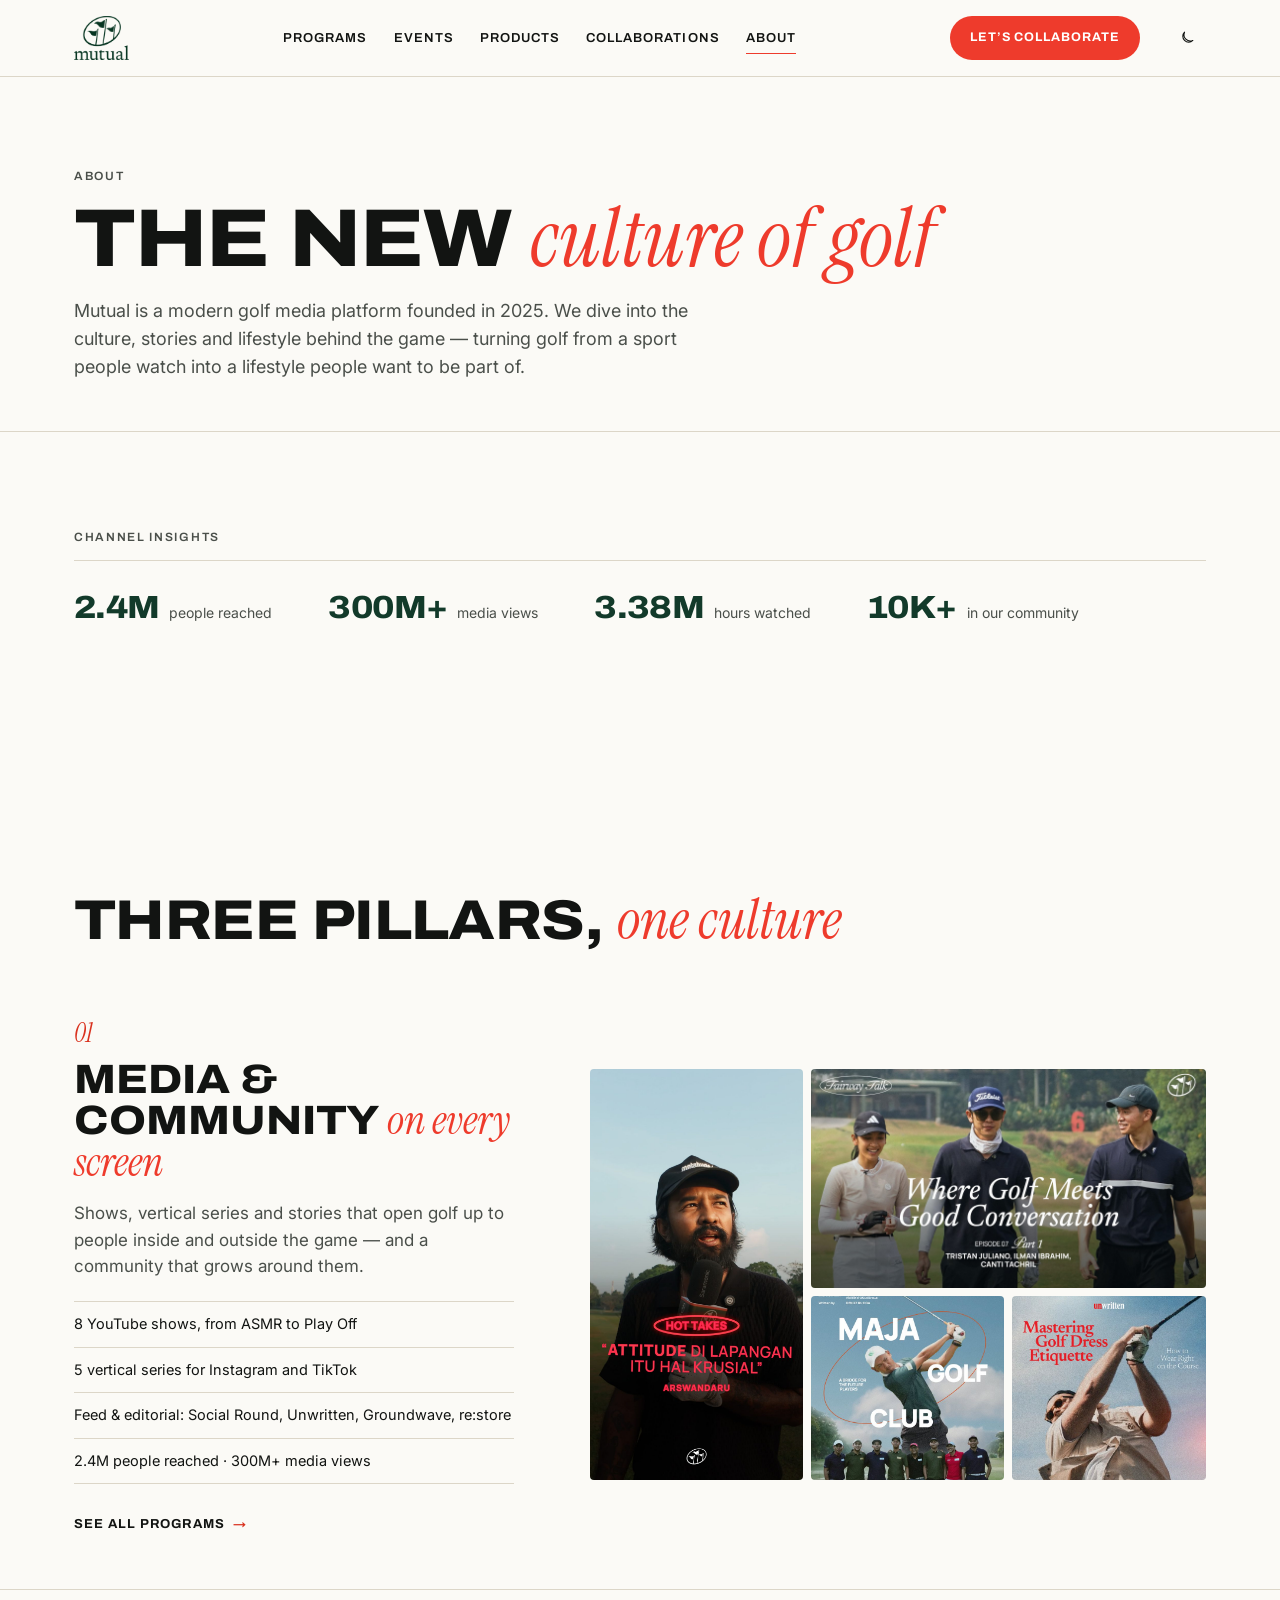
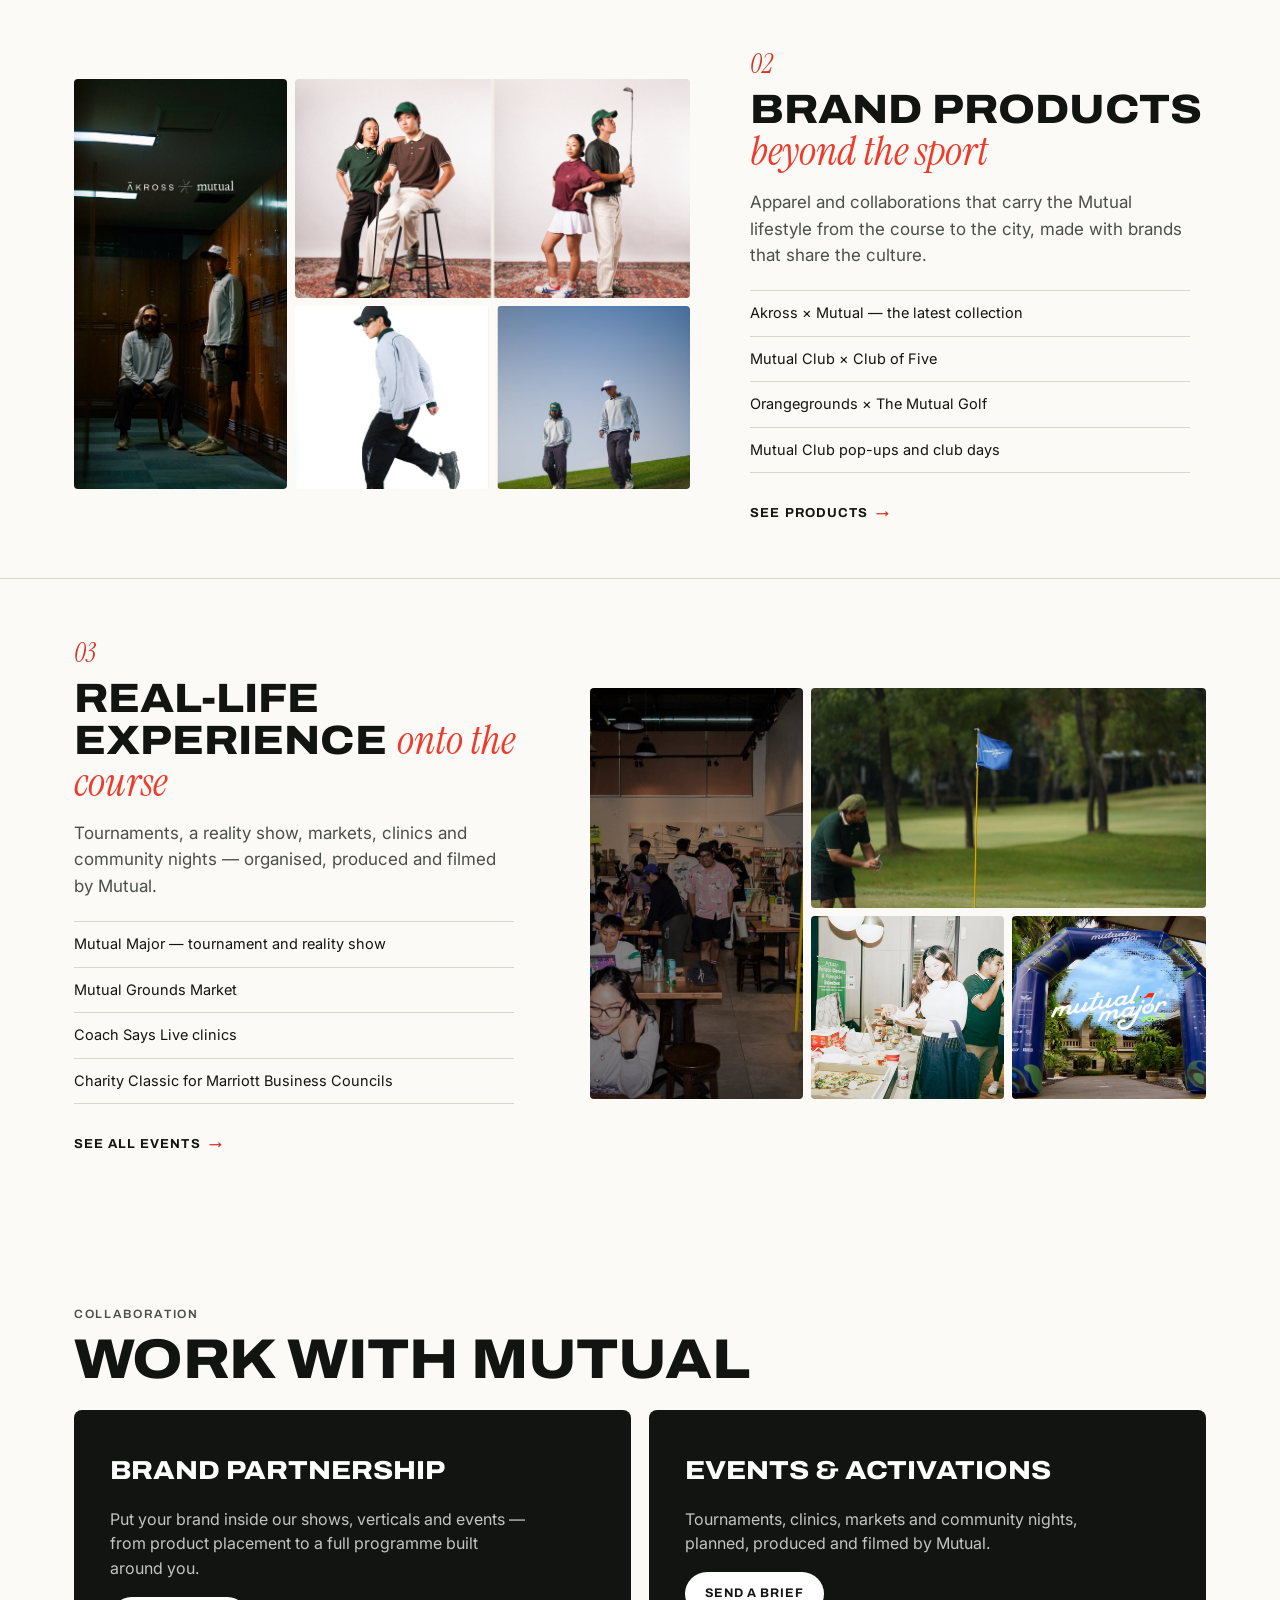
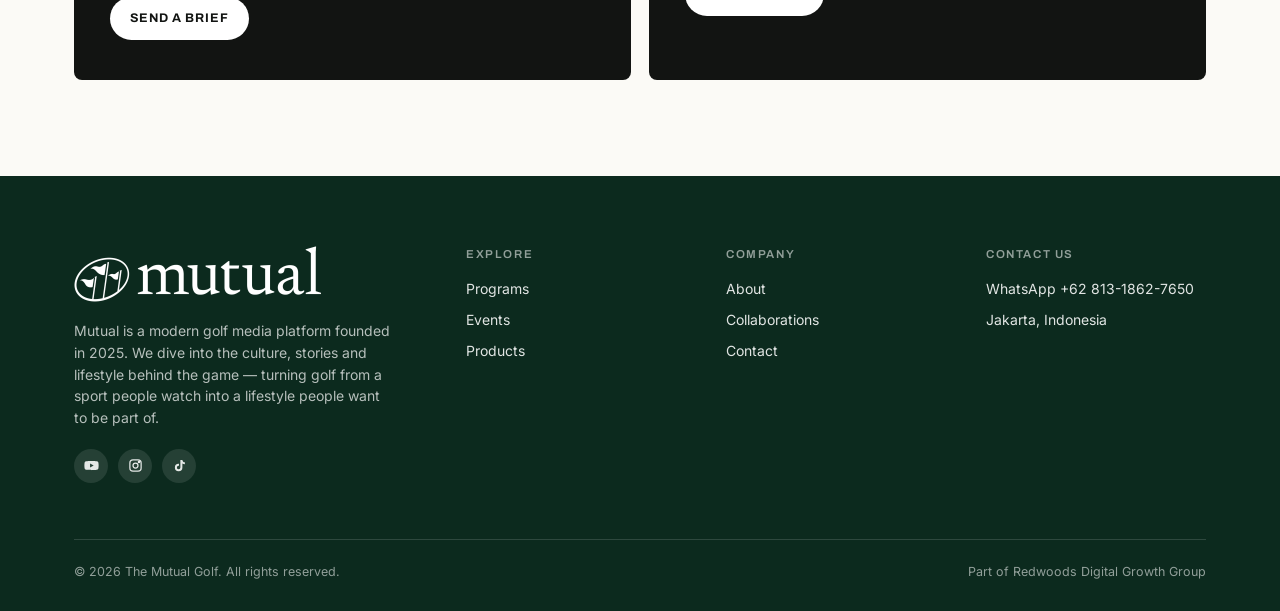
<file: about.html>
<!doctype html>
<html lang="en">
<head>
<meta charset="utf-8">
<meta name="viewport" content="width=device-width, initial-scale=1">
<base href="/">
<title>About Mutual — Media, Products &amp; Real-Life Golf Experiences</title>
<meta name="description" content="Mutual is a modern golf media platform founded in 2025, built on three pillars: media &amp; community, brand products and real-life experiences.">
<link rel="canonical" href="https://www.mutual.golf/about">
<meta name="robots" content="index,follow,max-image-preview:large">
<meta property="og:type" content="website">
<meta property="og:site_name" content="Mutual">
<meta property="og:locale" content="en_ID">
<meta property="og:title" content="About Mutual — Media, Products &amp; Real-Life Golf Experiences">
<meta property="og:description" content="Mutual is a modern golf media platform founded in 2025, built on three pillars: media &amp; community, brand products and real-life experiences.">
<meta property="og:url" content="https://www.mutual.golf/about">
<meta property="og:image" content="https://www.mutual.golf/assets/share/about.jpg">
<meta property="og:image:width" content="1200">
<meta property="og:image:height" content="630">
<meta property="og:image:alt" content="About Mutual — Media, Products &amp; Real-Life Golf Experiences">
<meta name="twitter:card" content="summary_large_image">
<meta name="twitter:title" content="About Mutual — Media, Products &amp; Real-Life Golf Experiences">
<meta name="twitter:description" content="Mutual is a modern golf media platform founded in 2025, built on three pillars: media &amp; community, brand products and real-life experiences.">
<meta name="twitter:image" content="https://www.mutual.golf/assets/share/about.jpg">
<meta name="theme-color" content="#123a2a">
<script>try{if(localStorage.getItem("theme")==="dark")document.documentElement.dataset.theme="dark"}catch(e){}</script>
<link rel="icon" type="image/png" href="assets/logos/favicon.png">
<link rel="apple-touch-icon" href="assets/logos/apple-touch-icon.png">
<link rel="preconnect" href="https://fonts.googleapis.com">
<link rel="preconnect" href="https://fonts.gstatic.com" crossorigin>
<link rel="stylesheet" href="https://fonts.googleapis.com/css2?family=Archivo:wdth,wght@100..125,400..900&family=Inter:wght@400;500;600&family=Instrument+Serif:ital@0;1&display=swap">
<link rel="stylesheet" href="css/style.css">
<noscript><style>.rv{opacity:1;transform:none}</style></noscript>
<script type="application/ld+json">{"@context": "https://schema.org", "@type": "BreadcrumbList", "itemListElement": [{"@type": "ListItem", "position": 1, "name": "Home", "item": "https://www.mutual.golf/"}, {"@type": "ListItem", "position": 2, "name": "About", "item": "https://www.mutual.golf/about"}]}</script>
</head>
<body data-page="about">
<div id="header"></div>
<main id="main"><!-- PRERENDER:START --><section class="page-hero"><div class="wrap"><div class="eyebrow">About</div><h1 class="h-xl">The new <span class="serif">culture of golf</span></h1><p>Mutual is a modern golf media platform founded in 2025. We dive into the culture, stories and lifestyle behind the game — turning golf from a sport people watch into a lifestyle people want to be part of.</p></div></section><section class="sec"><div class="wrap"><div class="eyebrow rv in">Channel insights</div><div class="stats rv in" style="margin:14px 0 40px"><div class="stat"><b>2.4M</b><span>people reached</span></div><div class="stat"><b>300M+</b><span>media views</span></div><div class="stat"><b>3.38M</b><span>hours watched</span></div><div class="stat"><b>10K+</b><span>in our community</span></div></div>
        </div></section>
      <section class="sec ab-intro"><div class="wrap"><div class="eyebrow rv">What we do</div><h2 class="h-l rv" style="margin-top:10px">Three pillars, <span class="serif">one culture</span></h2></div></section>
      <section class="ab-pil"><div class="wrap">
        <div class="ab-txt rv"><div class="ab-n">01</div><h3>Media &amp; community <span class="serif">on every screen</span></h3><p>Shows, vertical series and stories that open golf up to people inside and outside the game — and a community that grows around them.</p>
          <ul><li>8 YouTube shows, from ASMR to Play Off</li><li>5 vertical series for Instagram and TikTok</li><li>Feed &amp; editorial: Social Round, Unwritten, Groundwave, re:store</li><li>2.4M people reached · 300M+ media views</li></ul><a class="link-arrow" href="/programs">See all programs</a></div>
        <div class="ab-mos rv"><div><img src="assets/img/v-hottakes.jpg" alt="" loading="lazy"></div><div><img src="assets/img/yt-fairway.jpg" alt="" loading="lazy"></div><div><img src="assets/img/fd-social.jpg" alt="" loading="lazy"></div><div><img src="assets/img/fd-unwritten.jpg" alt="" loading="lazy"></div></div>
      </div></section><section class="ab-pil flip"><div class="wrap">
        <div class="ab-txt rv"><div class="ab-n">02</div><h3>Brand products <span class="serif">beyond the sport</span></h3><p>Apparel and collaborations that carry the Mutual lifestyle from the course to the city, made with brands that share the culture.</p>
          <ul><li>Akross × Mutual — the latest collection</li><li>Mutual Club × Club of Five</li><li>Orangegrounds × The Mutual Golf</li><li>Mutual Club pop-ups and club days</li></ul><a class="link-arrow" href="/products">See products</a></div>
        <div class="ab-mos rv"><div><img src="assets/img/akross-locker.jpg" alt="" loading="lazy"></div><div><img src="assets/img/merch-clubof5.jpg" alt="" loading="lazy"></div><div><img src="assets/img/akross-studio.jpg" alt="" loading="lazy"></div><div><img src="assets/img/akross-course.jpg" alt="" loading="lazy"></div></div>
      </div></section><section class="ab-pil"><div class="wrap">
        <div class="ab-txt rv"><div class="ab-n">03</div><h3>Real-life experience <span class="serif">onto the course</span></h3><p>Tournaments, a reality show, markets, clinics and community nights — organised, produced and filmed by Mutual.</p>
          <ul><li>Mutual Major — tournament and reality show</li><li>Mutual Grounds Market</li><li>Coach Says Live clinics</li><li>Charity Classic for Marriott Business Councils</li></ul><a class="link-arrow" href="/events">See all events</a></div>
        <div class="ab-mos rv"><div><img src="assets/img/ev-market.jpg" alt="" loading="lazy"></div><div><img src="assets/img/ev-major-reality.jpg" alt="" loading="lazy"></div><div><img src="assets/img/ev-pre.jpg" alt="" loading="lazy"></div><div><img src="assets/img/ev-major2.jpg" alt="" loading="lazy"></div></div>
      </div></section>
      <section class="sec" id="work"><div class="wrap">
      <div class="eyebrow rv">Collaboration</div><h2 class="h-l rv" style="margin-top:10px">Work with Mutual</h2>
      <div class="work-grid"><div class="work rv"><h3>Brand partnership</h3><p>Put your brand inside our shows, verticals and events — from product placement to a full programme built around you.</p><a class="btn light" href="https://wa.me/6281318627650" target="_blank" rel="noopener">Send a brief</a></div><div class="work rv"><h3>Events &amp; activations</h3><p>Tournaments, clinics, markets and community nights, planned, produced and filmed by Mutual.</p><a class="btn light" href="https://wa.me/6281318627650" target="_blank" rel="noopener">Send a brief</a></div></div>
    </div></section><!-- PRERENDER:END --></main>
<div id="footer"></div>
<script src="js/main.js"></script>
</body>
</html>
</file>
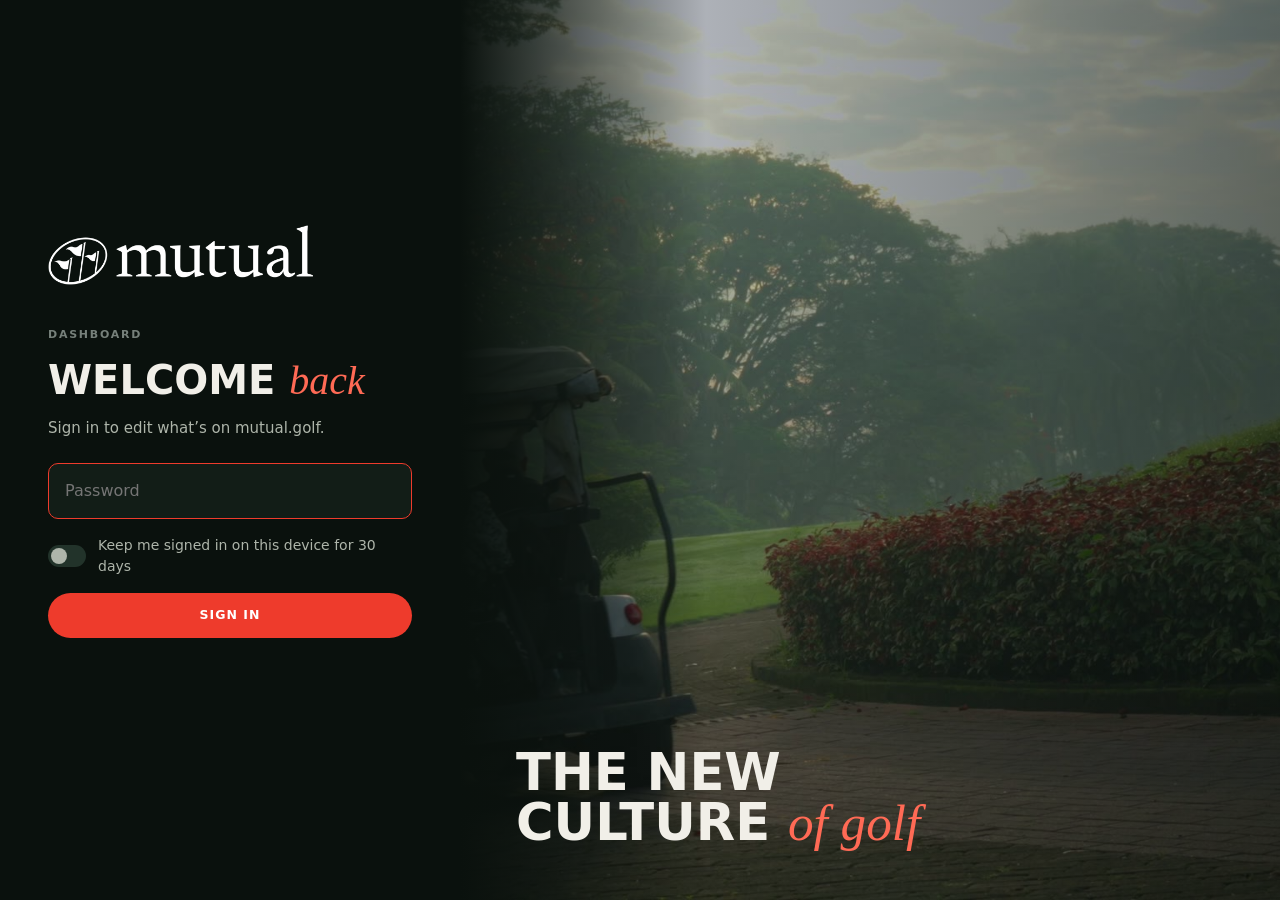
<file: admin.html>
<!doctype html>
<html lang="en">
<head>
<meta charset="utf-8">
<meta name="viewport" content="width=device-width, initial-scale=1">
<meta name="robots" content="noindex, nofollow">
<meta name="referrer" content="no-referrer">
<meta http-equiv="Content-Security-Policy" content="default-src 'none'; script-src 'self'; style-src 'self' https://fonts.googleapis.com; font-src https://fonts.gstatic.com; img-src 'self' blob: data: https://i.ytimg.com; connect-src 'self'; base-uri 'none'; form-action 'self'">
<title>Mutual — Dashboard</title>
<link rel="icon" type="image/png" href="/assets/logos/favicon.png">
<link rel="preconnect" href="https://fonts.googleapis.com">
<link rel="preconnect" href="https://fonts.gstatic.com" crossorigin>
<link rel="stylesheet" href="https://fonts.googleapis.com/css2?family=Archivo:wdth,wght@100..125,400..900&family=Inter:wght@400;500;600&family=Instrument+Serif:ital@0;1&display=swap">
<link rel="stylesheet" href="/cms/admin.css">
</head>
<body class="is-loading">
<div id="app"><p class="loading">Loading…</p></div>
<noscript><p class="loading">The dashboard needs JavaScript.</p></noscript>
<script type="module" src="/cms/admin.js"></script>
</body>
</html>
</file>
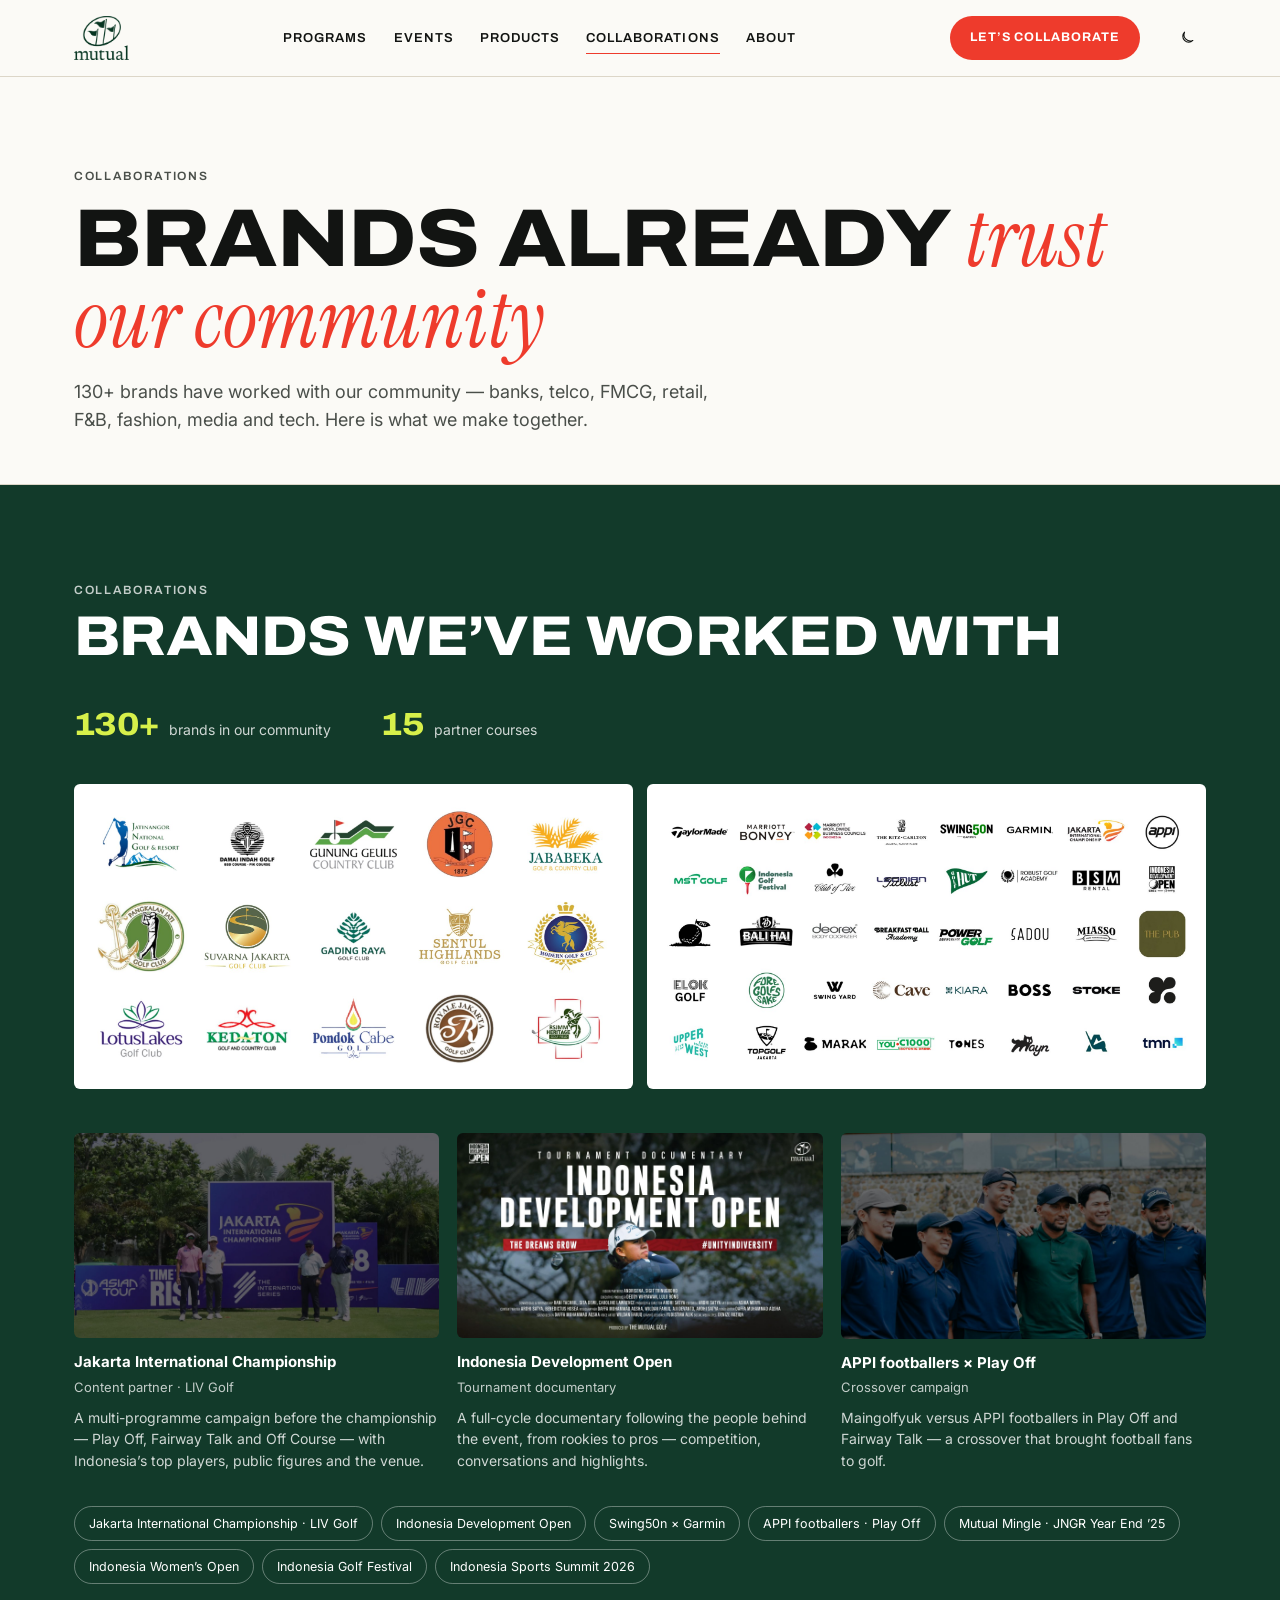
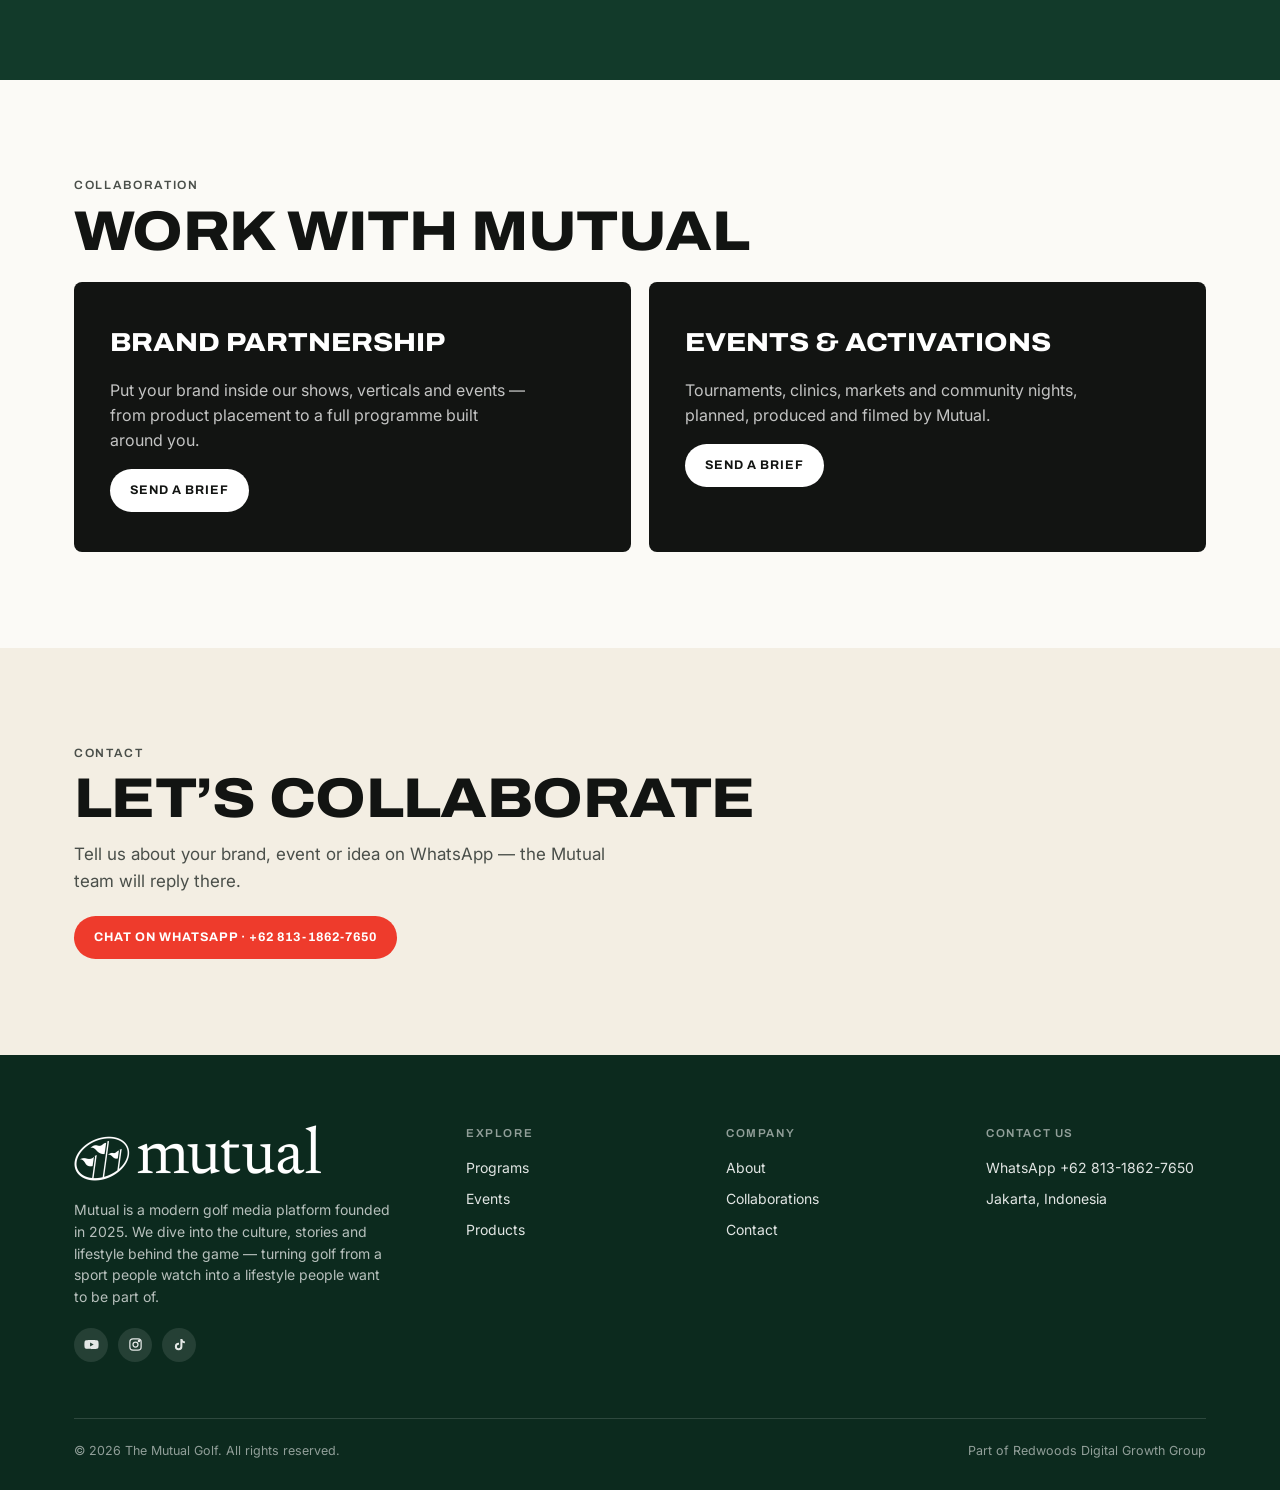
<file: collaborations.html>
<!doctype html>
<html lang="en">
<head>
<meta charset="utf-8">
<meta name="viewport" content="width=device-width, initial-scale=1">
<base href="/">
<title>Collaborations — Work With Mutual | Brand Partnerships in Golf</title>
<meta name="description" content="130+ brands and 14 partner courses have worked with the Mutual golf community. Brand partnerships, events and activations — chat with us on WhatsApp.">
<link rel="canonical" href="https://www.mutual.golf/collaborations">
<meta name="robots" content="index,follow,max-image-preview:large">
<meta property="og:type" content="website">
<meta property="og:site_name" content="Mutual">
<meta property="og:locale" content="en_ID">
<meta property="og:title" content="Collaborations — Work With Mutual | Brand Partnerships in Golf">
<meta property="og:description" content="130+ brands and 14 partner courses have worked with the Mutual golf community. Brand partnerships, events and activations — chat with us on WhatsApp.">
<meta property="og:url" content="https://www.mutual.golf/collaborations">
<meta property="og:image" content="https://www.mutual.golf/assets/share/collaborations.jpg">
<meta property="og:image:width" content="1200">
<meta property="og:image:height" content="630">
<meta property="og:image:alt" content="Collaborations — Work With Mutual | Brand Partnerships in Golf">
<meta name="twitter:card" content="summary_large_image">
<meta name="twitter:title" content="Collaborations — Work With Mutual | Brand Partnerships in Golf">
<meta name="twitter:description" content="130+ brands and 14 partner courses have worked with the Mutual golf community. Brand partnerships, events and activations — chat with us on WhatsApp.">
<meta name="twitter:image" content="https://www.mutual.golf/assets/share/collaborations.jpg">
<meta name="theme-color" content="#123a2a">
<script>try{if(localStorage.getItem("theme")==="dark")document.documentElement.dataset.theme="dark"}catch(e){}</script>
<link rel="icon" type="image/png" href="assets/logos/favicon.png">
<link rel="apple-touch-icon" href="assets/logos/apple-touch-icon.png">
<link rel="preconnect" href="https://fonts.googleapis.com">
<link rel="preconnect" href="https://fonts.gstatic.com" crossorigin>
<link rel="stylesheet" href="https://fonts.googleapis.com/css2?family=Archivo:wdth,wght@100..125,400..900&family=Inter:wght@400;500;600&family=Instrument+Serif:ital@0;1&display=swap">
<link rel="stylesheet" href="css/style.css">
<noscript><style>.rv{opacity:1;transform:none}</style></noscript>
<script type="application/ld+json">{"@context": "https://schema.org", "@type": "BreadcrumbList", "itemListElement": [{"@type": "ListItem", "position": 1, "name": "Home", "item": "https://www.mutual.golf/"}, {"@type": "ListItem", "position": 2, "name": "Collaborations", "item": "https://www.mutual.golf/collaborations"}]}</script>
</head>
<body data-page="collaborations">
<div id="header"></div>
<main id="main"><!-- PRERENDER:START --><section class="page-hero"><div class="wrap"><div class="eyebrow">Collaborations</div><h1 class="h-xl">Brands already <span class="serif">trust our community</span></h1><p>130+ brands have worked with our community — banks, telco, FMCG, retail, F&amp;B, fashion, media and tech. Here is what we make together.</p></div></section><section class="sec collab"><div class="wrap">
      <div class="sec-head rv in"><div><div class="eyebrow">Collaborations</div><h2 class="h-l">Brands we’ve worked with</h2></div></div>
      <div class="collab-nums rv in"><div class="stat"><b>130+</b><span>brands in our community</span></div><div class="stat"><b>15</b><span>partner courses</span></div></div>
      <div class="logo-panels rv in"><div class="lp"><img src="assets/img/logos-courses-wide.jpg" alt="Course collaborators" loading="lazy"></div>
        <div class="lp stack"><img src="assets/img/logos-brand.jpg" alt="Brand collaborators" loading="lazy"></div></div>
      <div class="cases"><div class="case rv"><div class="c-img"><img src="assets/img/case-jic.jpg" alt="" loading="lazy"></div><b>Jakarta International Championship</b><span>Content partner · LIV Golf</span><p style="font-size:14px;color:rgba(255,255,255,.8);margin-top:8px">A multi-programme campaign before the championship — Play Off, Fairway Talk and Off Course — with Indonesia’s top players, public figures and the venue.</p></div><div class="case rv"><div class="c-img"><img src="assets/img/ido-documentary.jpg" alt="" loading="lazy"></div><b>Indonesia Development Open</b><span>Tournament documentary</span><p style="font-size:14px;color:rgba(255,255,255,.8);margin-top:8px">A full-cycle documentary following the people behind the event, from rookies to pros — competition, conversations and highlights.</p></div><div class="case rv"><div class="c-img"><img src="assets/img/case-appi.jpg" alt="" loading="lazy"></div><b>APPI footballers × Play Off</b><span>Crossover campaign</span><p style="font-size:14px;color:rgba(255,255,255,.8);margin-top:8px">Maingolfyuk versus APPI footballers in Play Off and Fairway Talk — a crossover that brought football fans to golf.</p></div></div>
      <div class="chips rv"><span>Jakarta International Championship · LIV Golf</span><span>Indonesia Development Open</span><span>Swing50n × Garmin</span><span>APPI footballers · Play Off</span><span>Mutual Mingle · JNGR Year End ’25</span><span>Indonesia Women’s Open</span><span>Indonesia Golf Festival</span><span>Indonesia Sports Summit 2026</span></div>
    </div></section><section class="sec" id="work"><div class="wrap">
      <div class="eyebrow rv">Collaboration</div><h2 class="h-l rv" style="margin-top:10px">Work with Mutual</h2>
      <div class="work-grid"><div class="work rv"><h3>Brand partnership</h3><p>Put your brand inside our shows, verticals and events — from product placement to a full programme built around you.</p><a class="btn light" href="https://wa.me/6281318627650" target="_blank" rel="noopener">Send a brief</a></div><div class="work rv"><h3>Events &amp; activations</h3><p>Tournaments, clinics, markets and community nights, planned, produced and filmed by Mutual.</p><a class="btn light" href="https://wa.me/6281318627650" target="_blank" rel="noopener">Send a brief</a></div></div>
    </div></section><section class="sec" id="contact" style="background:var(--cream)"><div class="wrap"><div class="eyebrow">Contact</div><h2 class="h-l" style="margin-top:10px">Let’s collaborate</h2>
      <p style="color:var(--ink-2);max-width:560px;margin-top:14px;font-size:17px">Tell us about your brand, event or idea on WhatsApp — the Mutual team will reply there.</p>
      <p style="margin-top:22px"><a class="btn" href="https://wa.me/6281318627650" target="_blank" rel="noopener">Chat on WhatsApp · +62 813-1862-7650</a></p>
      </div></section><!-- PRERENDER:END --></main>
<div id="footer"></div>
<script src="js/main.js"></script>
</body>
</html>
</file>
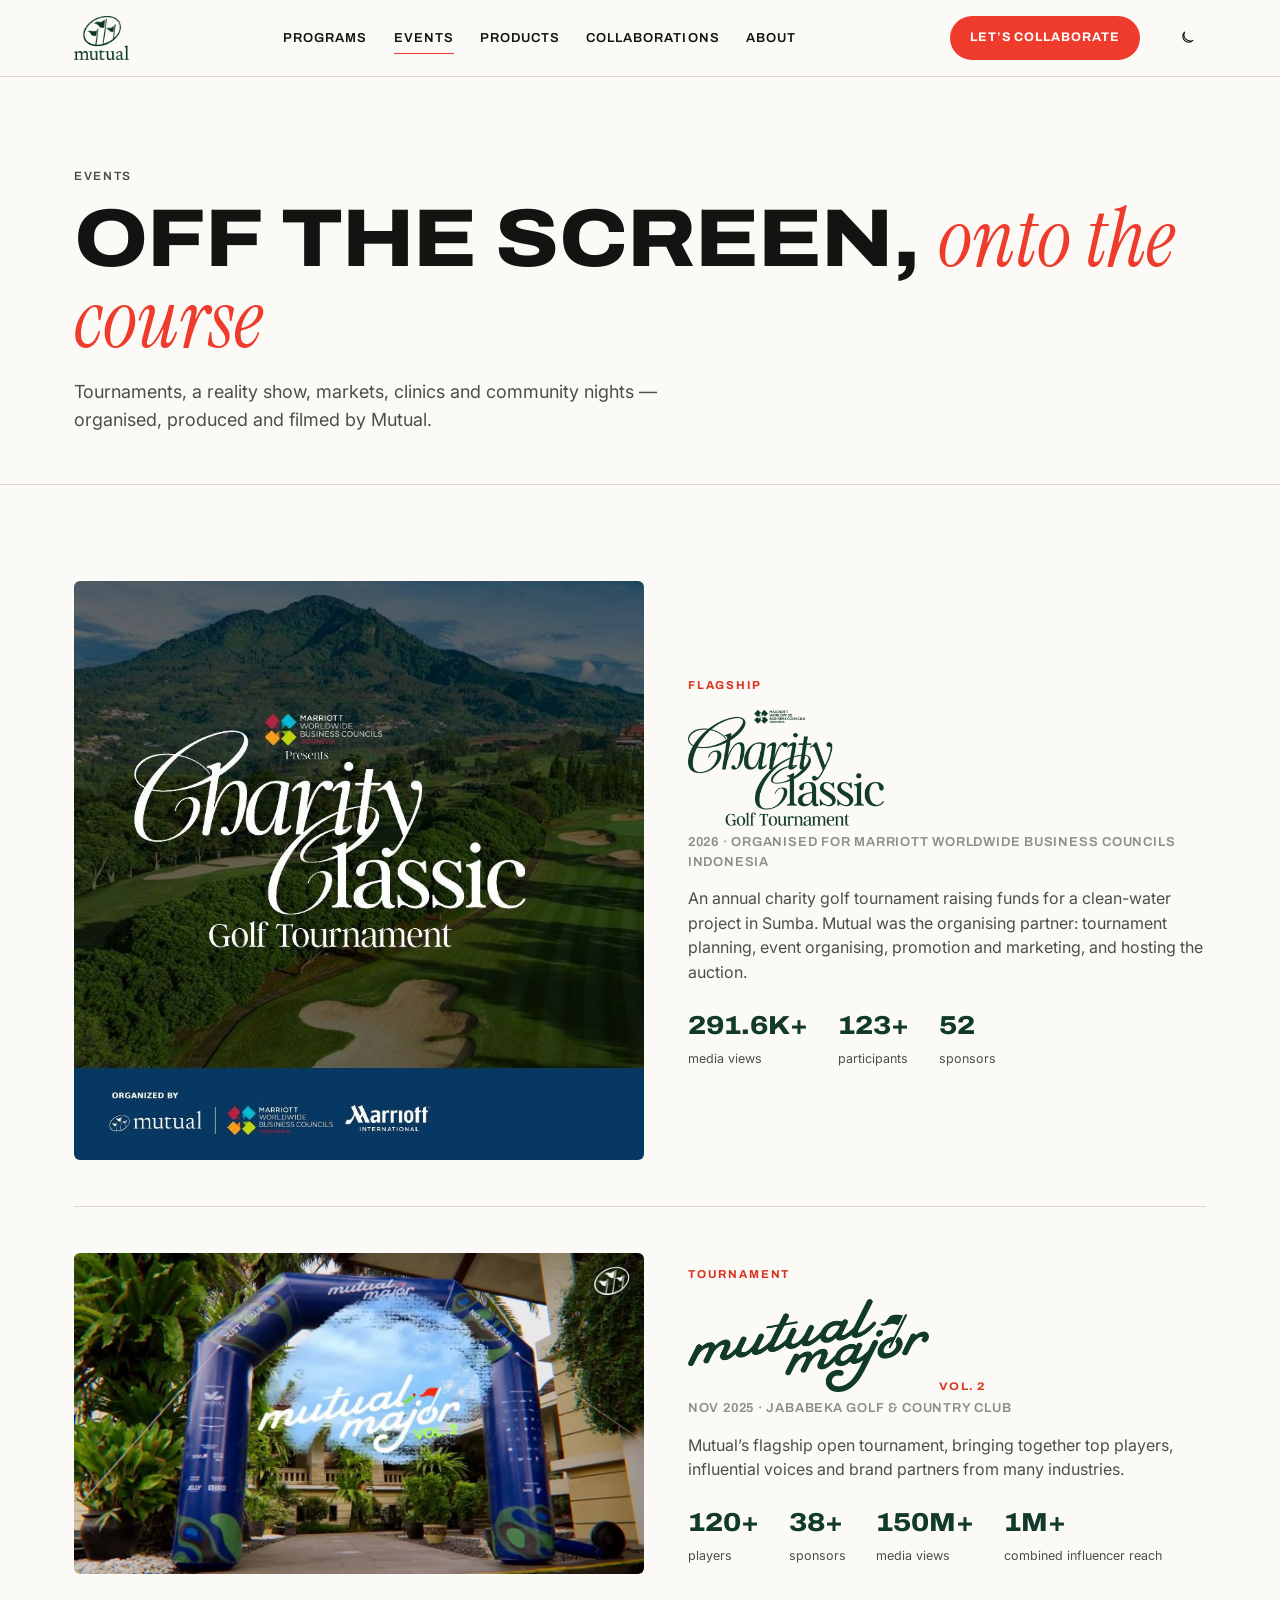
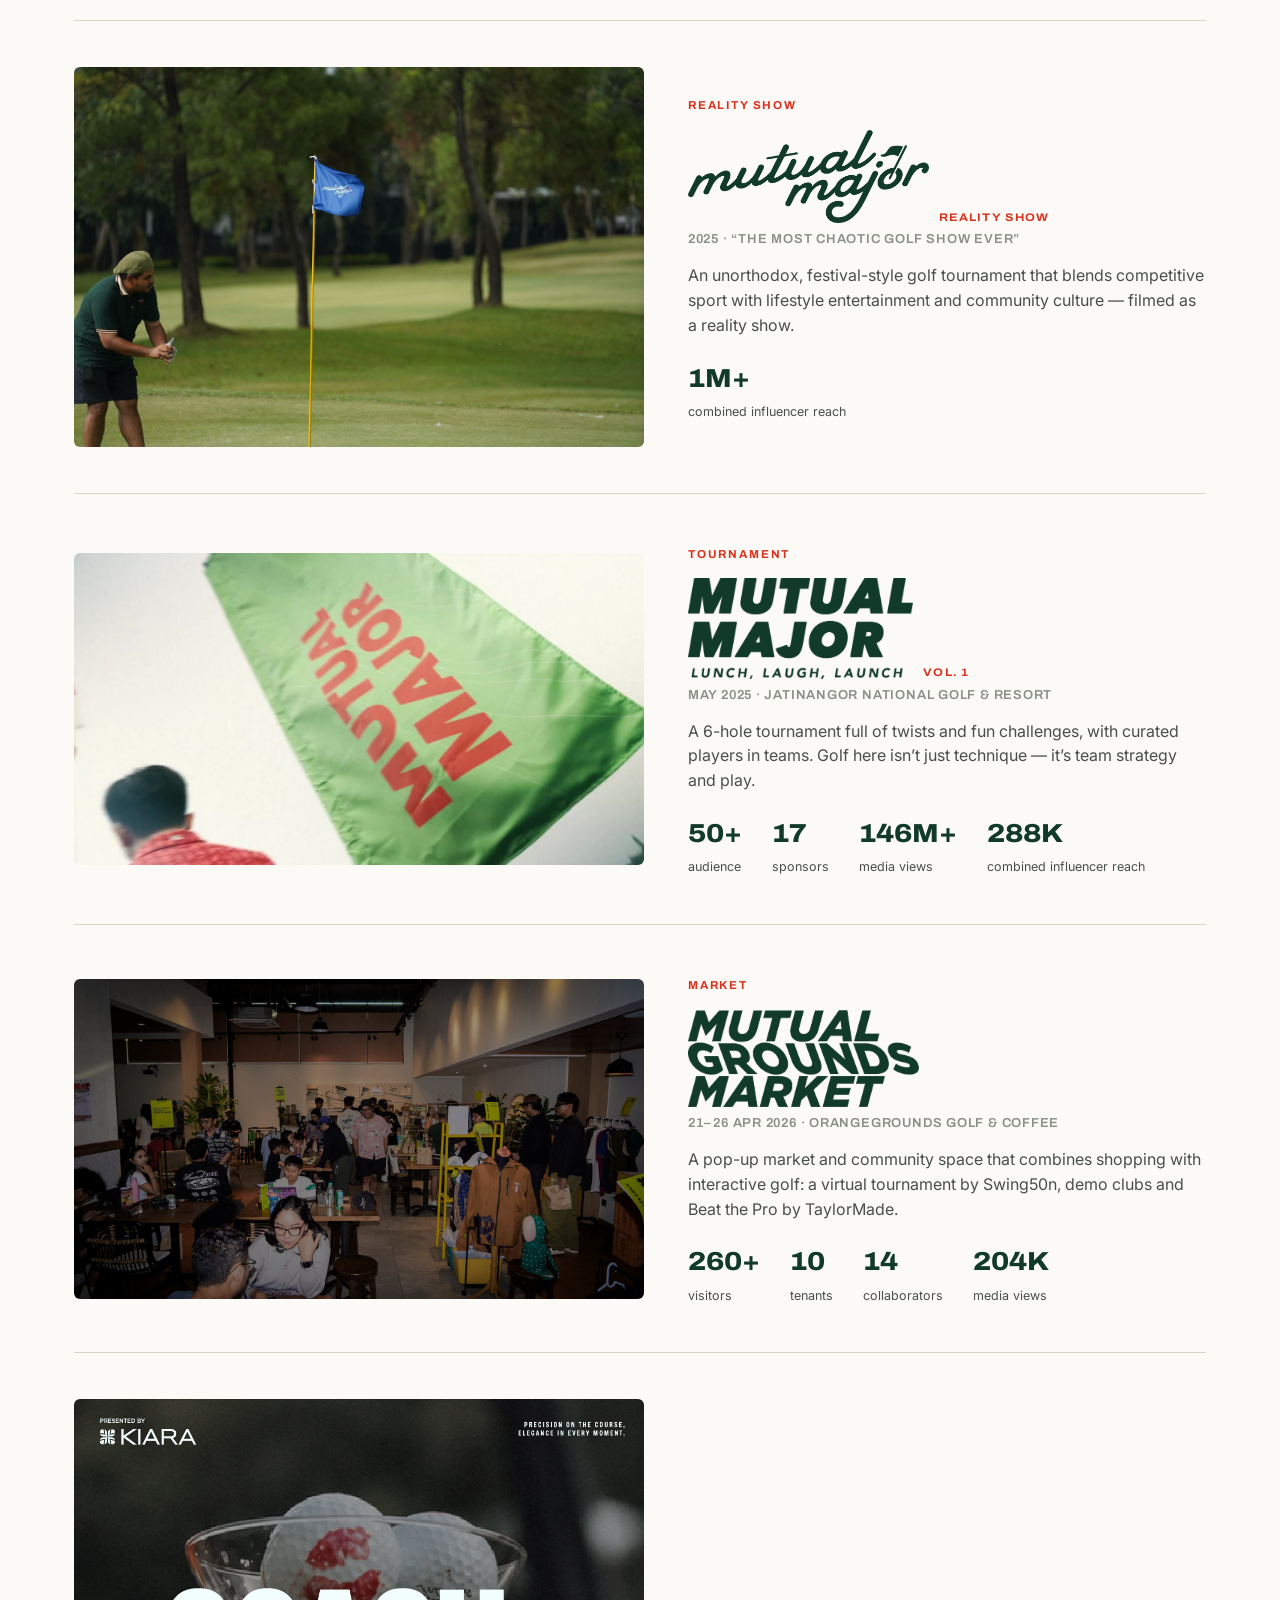
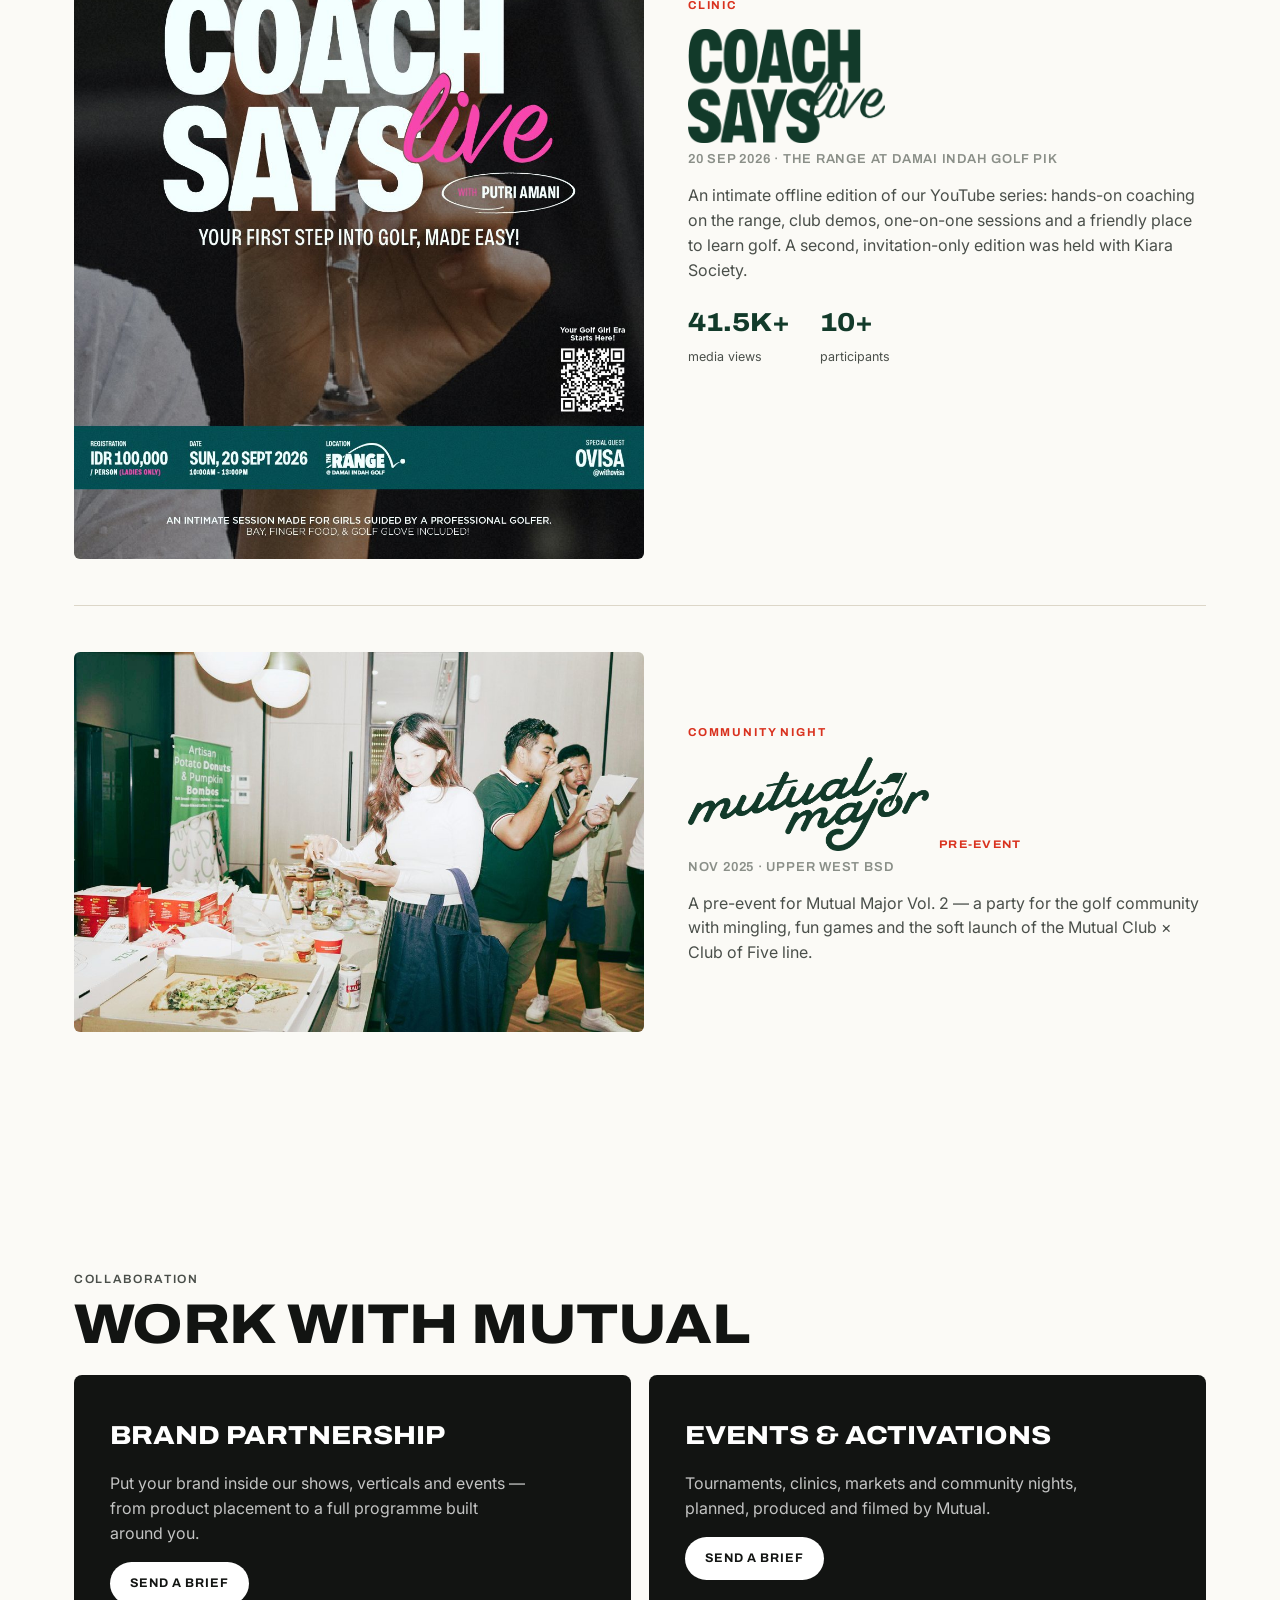
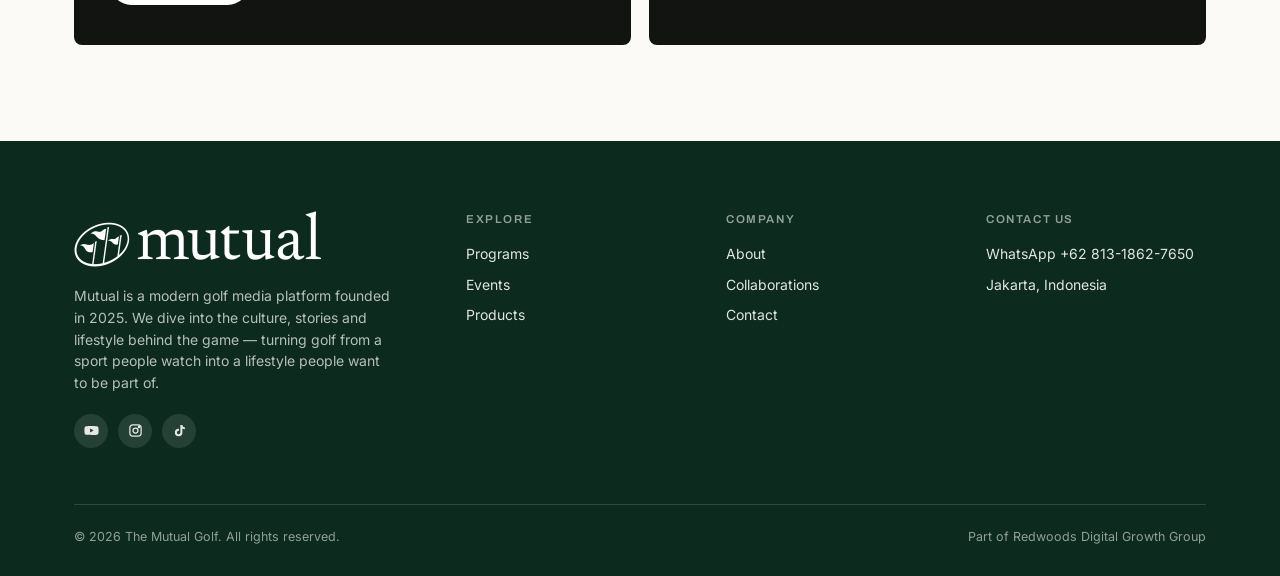
<file: events.html>
<!doctype html>
<html lang="en">
<head>
<meta charset="utf-8">
<meta name="viewport" content="width=device-width, initial-scale=1">
<base href="/">
<title>Events — Mutual Major, Grounds Market &amp; Coach Says Live | Mutual</title>
<meta name="description" content="Golf events by Mutual in Indonesia: Mutual Major tournaments and reality show, Mutual Grounds Market, Coach Says Live clinics and the Charity Classic.">
<link rel="canonical" href="https://www.mutual.golf/events">
<meta name="robots" content="index,follow,max-image-preview:large">
<meta property="og:type" content="website">
<meta property="og:site_name" content="Mutual">
<meta property="og:locale" content="en_ID">
<meta property="og:title" content="Events — Mutual Major, Grounds Market &amp; Coach Says Live | Mutual">
<meta property="og:description" content="Golf events by Mutual in Indonesia: Mutual Major tournaments and reality show, Mutual Grounds Market, Coach Says Live clinics and the Charity Classic.">
<meta property="og:url" content="https://www.mutual.golf/events">
<meta property="og:image" content="https://www.mutual.golf/assets/share/events.jpg">
<meta property="og:image:width" content="1200">
<meta property="og:image:height" content="630">
<meta property="og:image:alt" content="Events — Mutual Major, Grounds Market &amp; Coach Says Live | Mutual">
<meta name="twitter:card" content="summary_large_image">
<meta name="twitter:title" content="Events — Mutual Major, Grounds Market &amp; Coach Says Live | Mutual">
<meta name="twitter:description" content="Golf events by Mutual in Indonesia: Mutual Major tournaments and reality show, Mutual Grounds Market, Coach Says Live clinics and the Charity Classic.">
<meta name="twitter:image" content="https://www.mutual.golf/assets/share/events.jpg">
<meta name="theme-color" content="#123a2a">
<script>try{if(localStorage.getItem("theme")==="dark")document.documentElement.dataset.theme="dark"}catch(e){}</script>
<link rel="icon" type="image/png" href="assets/logos/favicon.png">
<link rel="apple-touch-icon" href="assets/logos/apple-touch-icon.png">
<link rel="preconnect" href="https://fonts.googleapis.com">
<link rel="preconnect" href="https://fonts.gstatic.com" crossorigin>
<link rel="stylesheet" href="https://fonts.googleapis.com/css2?family=Archivo:wdth,wght@100..125,400..900&family=Inter:wght@400;500;600&family=Instrument+Serif:ital@0;1&display=swap">
<link rel="stylesheet" href="css/style.css">
<noscript><style>.rv{opacity:1;transform:none}</style></noscript>
<script type="application/ld+json">{"@context": "https://schema.org", "@type": "BreadcrumbList", "itemListElement": [{"@type": "ListItem", "position": 1, "name": "Home", "item": "https://www.mutual.golf/"}, {"@type": "ListItem", "position": 2, "name": "Events", "item": "https://www.mutual.golf/events"}]}</script>
</head>
<body data-page="events">
<div id="header"></div>
<main id="main"><!-- PRERENDER:START --><section class="page-hero"><div class="wrap"><div class="eyebrow">Events</div><h1 class="h-xl">Off the screen, <span class="serif">onto the course</span></h1><p>Tournaments, a reality show, markets, clinics and community nights — organised, produced and filmed by Mutual.</p></div></section><section class="sec"><div class="wrap"><article class="ev rv in"><div class="ev-img"><img src="assets/img/ev-charity.jpg" alt="Charity Classic Golf Tournament" loading="lazy"></div><div class="nm-body"><span class="tag">Flagship</span><h3><span class="nm-txt">Charity Classic Golf Tournament</span><span class="nm-in"><img class="nm-logo" src="assets/logos/programs/charity-classic-ink.png" alt="Charity Classic Golf Tournament" style="width:196px"></span></h3><div class="meta">2026 · Organised for Marriott Worldwide Business Councils Indonesia</div><p>An annual charity golf tournament raising funds for a clean-water project in Sumba. Mutual was the organising partner: tournament planning, event organising, promotion and marketing, and hosting the auction.</p><div class="ev-stats"><div><b>291.6K+</b><span>media views</span></div><div><b>123+</b><span>participants</span></div><div><b>52</b><span>sponsors</span></div></div></div></article><article class="ev rv"><div class="ev-img"><img src="assets/img/ev-major2.jpg" alt="Mutual Major Vol. 2" loading="lazy"></div><div class="nm-body"><span class="tag">Tournament</span><h3><span class="nm-txt">Mutual Major Vol. 2</span><span class="nm-in"><img class="nm-logo" src="assets/logos/programs/mutual-major-ink.png" alt="Mutual Major Vol. 2" style="width:241px"><i class="nm-note">Vol. 2</i></span></h3><div class="meta">Nov 2025 · Jababeka Golf &amp; Country Club</div><p>Mutual’s flagship open tournament, bringing together top players, influential voices and brand partners from many industries.</p><div class="ev-stats"><div><b>120+</b><span>players</span></div><div><b>38+</b><span>sponsors</span></div><div><b>150M+</b><span>media views</span></div><div><b>1M+</b><span>combined influencer reach</span></div></div></div></article><article class="ev rv"><div class="ev-img"><img src="assets/img/ev-major-reality.jpg" alt="Mutual Major · Reality Show" loading="lazy"></div><div class="nm-body"><span class="tag">Reality show</span><h3><span class="nm-txt">Mutual Major · Reality Show</span><span class="nm-in"><img class="nm-logo" src="assets/logos/programs/mutual-major-ink.png" alt="Mutual Major · Reality Show" style="width:241px"><i class="nm-note">Reality show</i></span></h3><div class="meta">2025 · “The most chaotic golf show ever”</div><p>An unorthodox, festival-style golf tournament that blends competitive sport with lifestyle entertainment and community culture — filmed as a reality show.</p><div class="ev-stats"><div><b>1M+</b><span>combined influencer reach</span></div></div></div></article><article class="ev rv"><div class="ev-img"><img src="assets/img/ev-major1.jpg" alt="Mutual Major Vol. 1" loading="lazy"></div><div class="nm-body"><span class="tag">Tournament</span><h3><span class="nm-txt">Mutual Major Vol. 1</span><span class="nm-in"><img class="nm-logo" src="assets/logos/programs/mutual-major-vol1-ink.png" alt="Mutual Major Vol. 1" style="width:225px"><i class="nm-note">Vol. 1</i></span></h3><div class="meta">May 2025 · Jatinangor National Golf &amp; Resort</div><p>A 6-hole tournament full of twists and fun challenges, with curated players in teams. Golf here isn’t just technique — it’s team strategy and play.</p><div class="ev-stats"><div><b>50+</b><span>audience</span></div><div><b>17</b><span>sponsors</span></div><div><b>146M+</b><span>media views</span></div><div><b>288K</b><span>combined influencer reach</span></div></div></div></article><article class="ev rv"><div class="ev-img"><img src="assets/img/ev-market.jpg" alt="Mutual Grounds Market" loading="lazy"></div><div class="nm-body"><span class="tag">Market</span><h3><span class="nm-txt">Mutual Grounds Market</span><span class="nm-in"><img class="nm-logo" src="assets/logos/programs/mutual-grounds-market-ink.png" alt="Mutual Grounds Market" style="width:231px"></span></h3><div class="meta">21–26 Apr 2026 · Orangegrounds Golf &amp; Coffee</div><p>A pop-up market and community space that combines shopping with interactive golf: a virtual tournament by Swing50n, demo clubs and Beat the Pro by TaylorMade.</p><div class="ev-stats"><div><b>260+</b><span>visitors</span></div><div><b>10</b><span>tenants</span></div><div><b>14</b><span>collaborators</span></div><div><b>204K</b><span>media views</span></div></div></div></article><article class="ev rv"><div class="ev-img"><img src="assets/img/ev-coach-live.jpg" alt="Coach Says Live" loading="lazy"></div><div class="nm-body"><span class="tag">Clinic</span><h3><span class="nm-txt">Coach Says Live</span><span class="nm-in"><img class="nm-logo" src="assets/logos/programs/coach-says-live-ink.png" alt="Coach Says Live" style="width:197px"></span></h3><div class="meta">20 Sep 2026 · The Range at Damai Indah Golf PIK</div><p>An intimate offline edition of our YouTube series: hands-on coaching on the range, club demos, one-on-one sessions and a friendly place to learn golf. A second, invitation-only edition was held with Kiara Society.</p><div class="ev-stats"><div><b>41.5K+</b><span>media views</span></div><div><b>10+</b><span>participants</span></div></div></div></article><article class="ev rv"><div class="ev-img"><img src="assets/img/ev-pre.jpg" alt="Mutual Club &amp; Card launch" loading="lazy"></div><div class="nm-body"><span class="tag">Community night</span><h3><span class="nm-txt">Mutual Club &amp; Card launch</span><span class="nm-in"><img class="nm-logo" src="assets/logos/programs/mutual-major-ink.png" alt="Mutual Club &amp; Card launch" style="width:241px"><i class="nm-note">Pre-event</i></span></h3><div class="meta">Nov 2025 · Upper West BSD</div><p>A pre-event for Mutual Major Vol. 2 — a party for the golf community with mingling, fun games and the soft launch of the Mutual Club × Club of Five line.</p></div></article></div></section><section class="sec" id="work"><div class="wrap">
      <div class="eyebrow rv">Collaboration</div><h2 class="h-l rv" style="margin-top:10px">Work with Mutual</h2>
      <div class="work-grid"><div class="work rv"><h3>Brand partnership</h3><p>Put your brand inside our shows, verticals and events — from product placement to a full programme built around you.</p><a class="btn light" href="https://wa.me/6281318627650" target="_blank" rel="noopener">Send a brief</a></div><div class="work rv"><h3>Events &amp; activations</h3><p>Tournaments, clinics, markets and community nights, planned, produced and filmed by Mutual.</p><a class="btn light" href="https://wa.me/6281318627650" target="_blank" rel="noopener">Send a brief</a></div></div>
    </div></section><!-- PRERENDER:END --></main>
<div id="footer"></div>
<script src="js/main.js"></script>
</body>
</html>
</file>
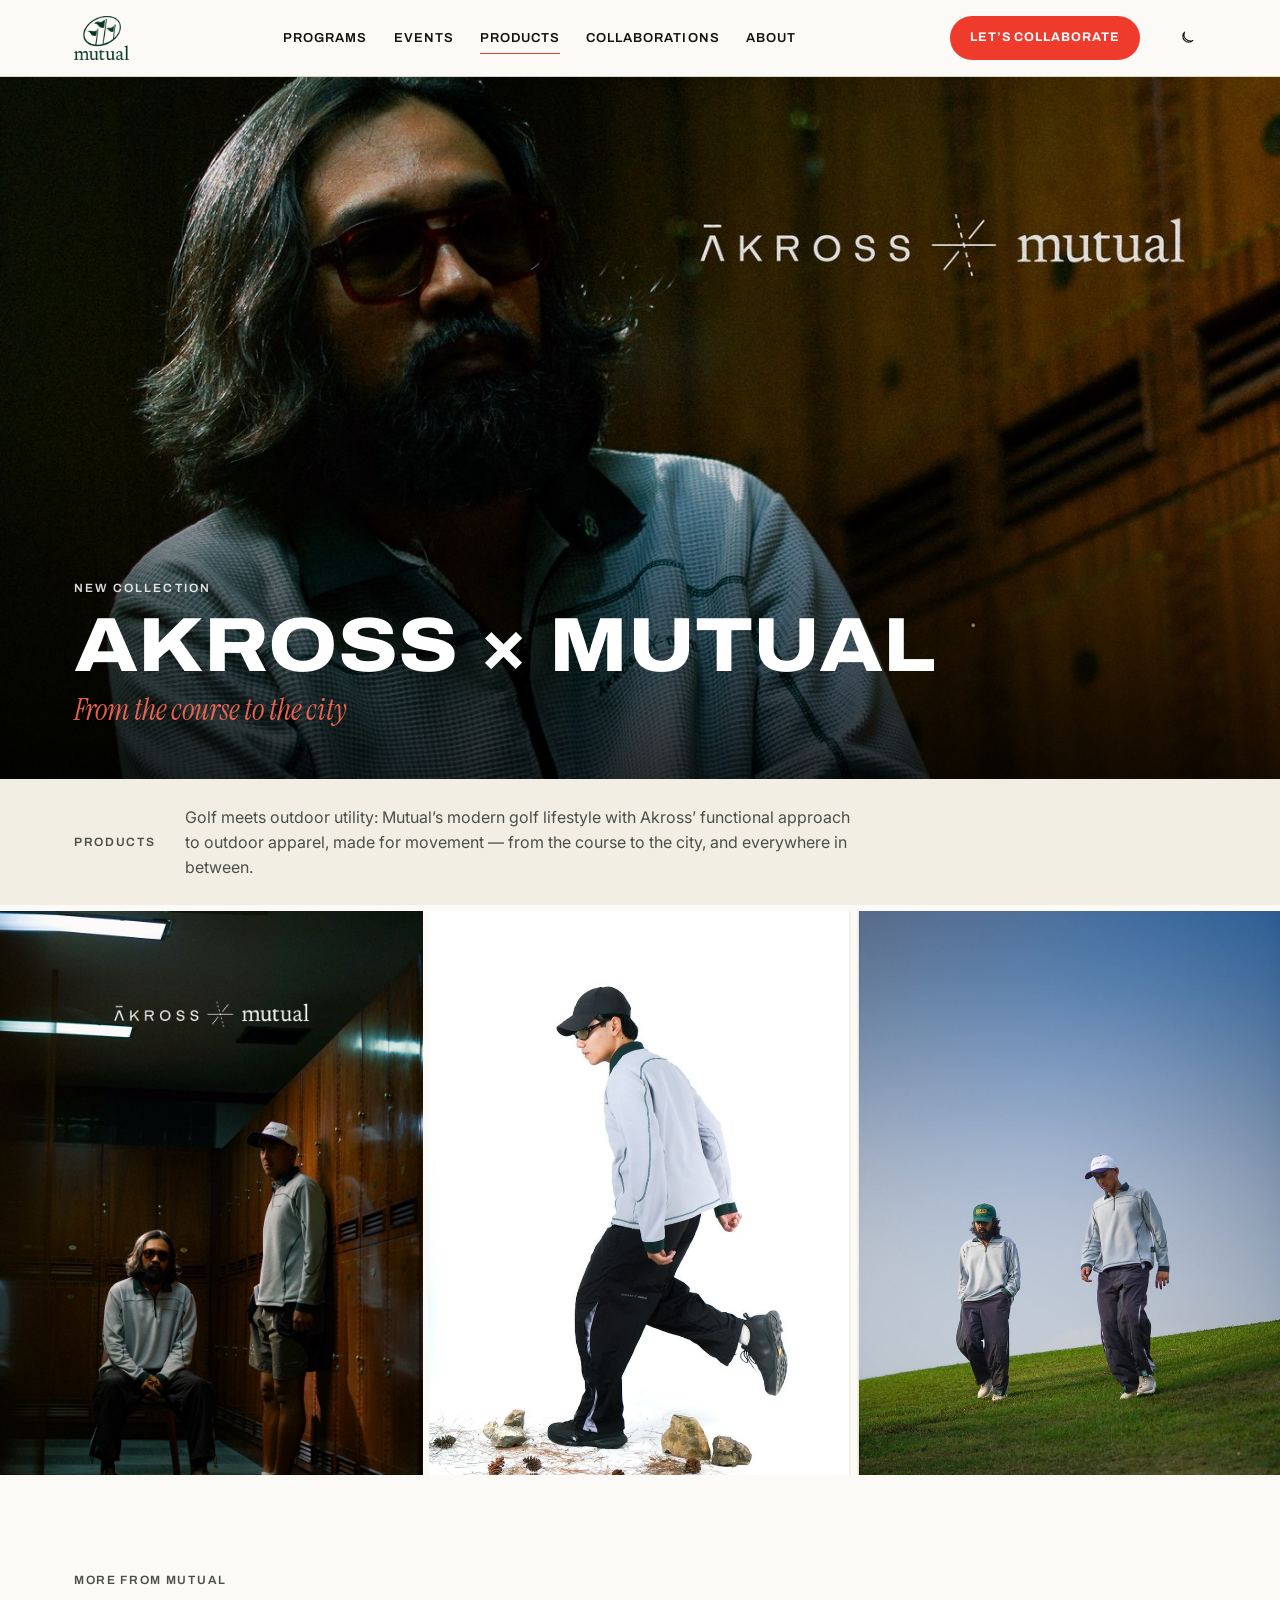
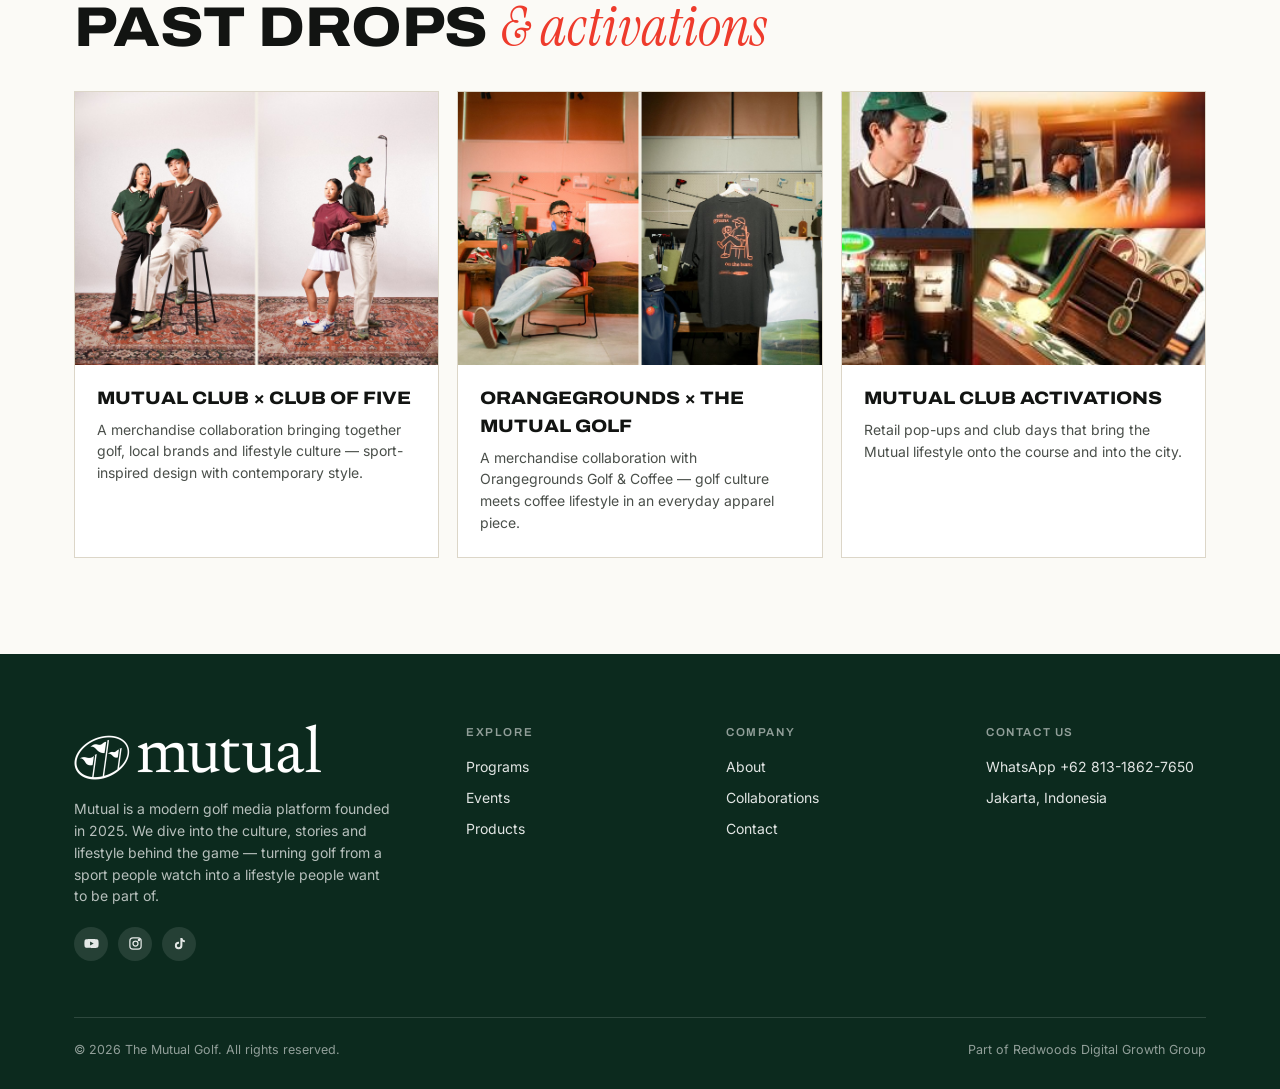
<file: products.html>
<!doctype html>
<html lang="en">
<head>
<meta charset="utf-8">
<meta name="viewport" content="width=device-width, initial-scale=1">
<base href="/">
<title>Products — Akross × Mutual &amp; Golf Lifestyle Apparel | Mutual</title>
<meta name="description" content="Akross × Mutual, the latest collection, plus Mutual Club × Club of Five and Orangegrounds × The Mutual Golf — golf lifestyle apparel beyond the sport.">
<link rel="canonical" href="https://www.mutual.golf/products">
<meta name="robots" content="index,follow,max-image-preview:large">
<meta property="og:type" content="website">
<meta property="og:site_name" content="Mutual">
<meta property="og:locale" content="en_ID">
<meta property="og:title" content="Products — Akross × Mutual &amp; Golf Lifestyle Apparel | Mutual">
<meta property="og:description" content="Akross × Mutual, the latest collection, plus Mutual Club × Club of Five and Orangegrounds × The Mutual Golf — golf lifestyle apparel beyond the sport.">
<meta property="og:url" content="https://www.mutual.golf/products">
<meta property="og:image" content="https://www.mutual.golf/assets/share/products.jpg">
<meta property="og:image:width" content="1200">
<meta property="og:image:height" content="630">
<meta property="og:image:alt" content="Products — Akross × Mutual &amp; Golf Lifestyle Apparel | Mutual">
<meta name="twitter:card" content="summary_large_image">
<meta name="twitter:title" content="Products — Akross × Mutual &amp; Golf Lifestyle Apparel | Mutual">
<meta name="twitter:description" content="Akross × Mutual, the latest collection, plus Mutual Club × Club of Five and Orangegrounds × The Mutual Golf — golf lifestyle apparel beyond the sport.">
<meta name="twitter:image" content="https://www.mutual.golf/assets/share/products.jpg">
<meta name="theme-color" content="#123a2a">
<script>try{if(localStorage.getItem("theme")==="dark")document.documentElement.dataset.theme="dark"}catch(e){}</script>
<link rel="icon" type="image/png" href="assets/logos/favicon.png">
<link rel="apple-touch-icon" href="assets/logos/apple-touch-icon.png">
<link rel="preconnect" href="https://fonts.googleapis.com">
<link rel="preconnect" href="https://fonts.gstatic.com" crossorigin>
<link rel="stylesheet" href="https://fonts.googleapis.com/css2?family=Archivo:wdth,wght@100..125,400..900&family=Inter:wght@400;500;600&family=Instrument+Serif:ital@0;1&display=swap">
<link rel="stylesheet" href="css/style.css">
<noscript><style>.rv{opacity:1;transform:none}</style></noscript>
<script type="application/ld+json">{"@context": "https://schema.org", "@type": "BreadcrumbList", "itemListElement": [{"@type": "ListItem", "position": 1, "name": "Home", "item": "https://www.mutual.golf/"}, {"@type": "ListItem", "position": 2, "name": "Products", "item": "https://www.mutual.golf/products"}]}</script>
</head>
<body data-page="products">
<div id="header"></div>
<main id="main"><!-- PRERENDER:START --><section class="feat-ban"><img src="assets/img/akross-editorial.jpg" alt="Akross × Mutual"><div class="feat-cap"><div class="wrap">
        <div class="feat-kicker">New collection</div><h1>Akross × Mutual</h1><div class="feat-sub">From the course to the city</div></div></div></section>
      <section class="feat-rib"><div class="wrap"><div class="eyebrow">Products</div><p>Golf meets outdoor utility: Mutual’s modern golf lifestyle with Akross’ functional approach to outdoor apparel, made for movement — from the course to the city, and everywhere in between.</p></div></section>
      <section class="feat-look"><div><img src="assets/img/akross-locker.jpg" alt="" loading="lazy"></div><div><img src="assets/img/akross-studio.jpg" alt="" loading="lazy"></div><div><img src="assets/img/akross-course.jpg" alt="" loading="lazy"></div></section>
      <section class="sec"><div class="wrap"><div class="sec-head rv"><div><div class="eyebrow">More from Mutual</div><h2 class="h-l">Past drops <span class="serif">&amp; activations</span></h2></div></div><div class="prod-grid"><div class="prod rv"><div class="p-img"><img src="assets/img/merch-clubof5.jpg" alt="" loading="lazy"></div><div class="p-body"><h3>Mutual Club × Club of Five</h3><p>A merchandise collaboration bringing together golf, local brands and lifestyle culture — sport-inspired design with contemporary style.</p></div></div><div class="prod rv"><div class="p-img"><img src="assets/img/merch-orangegrounds.jpg" alt="" loading="lazy"></div><div class="p-body"><h3>Orangegrounds × The Mutual Golf</h3><p>A merchandise collaboration with Orangegrounds Golf &amp; Coffee — golf culture meets coffee lifestyle in an everyday apparel piece.</p></div></div><div class="prod rv"><div class="p-img"><img src="assets/img/club-activations.jpg" alt="" loading="lazy"></div><div class="p-body"><h3>Mutual Club activations</h3><p>Retail pop-ups and club days that bring the Mutual lifestyle onto the course and into the city.</p></div></div></div></div></section><!-- PRERENDER:END --></main>
<div id="footer"></div>
<script src="js/main.js"></script>
</body>
</html>
</file>
<file: css/style.css>
/* Mutual — public site. Layout follows themaple.media; colours and type are Mutual's own. */
:root{
  --green:#123a2a; --green-2:#1b5a40; --green-ink:#0c2a1e;
  --cream:#f3eee3; --cream-2:#ebe4d4;
  --ink:#121412; --ink-2:#4a4f4a; --ink-3:#8a8f88;
  --line:#dcd6c8; --bg:#fbfaf6; --lime:#d7f04a; --red:#b3321f;
  --wrap:1180px;
  --f-head:"Archivo",system-ui,sans-serif;
  --f-body:"Inter",system-ui,sans-serif;
  --f-serif:"Instrument Serif",Georgia,serif;
}
*{box-sizing:border-box;margin:0;padding:0}
html{scroll-behavior:smooth}
body{background:var(--bg);color:var(--ink);font-family:var(--f-body);font-size:16px;line-height:1.55;-webkit-font-smoothing:antialiased;overflow-x:hidden}
img,video{display:block;max-width:100%}
a{color:inherit;text-decoration:none}
button{font:inherit;cursor:pointer;border:0;background:none;color:inherit}
.wrap{max-width:var(--wrap);margin:0 auto;padding:0 24px}
.serif{font-family:var(--f-serif);font-style:italic;font-weight:400;text-transform:none;letter-spacing:0}

/* type */
.eyebrow{font-family:var(--f-head);font-size:12px;font-weight:600;letter-spacing:.14em;text-transform:uppercase;color:var(--ink-2)}
.h-xl,.h-l,.h-m{font-family:var(--f-head);font-weight:800;font-stretch:112%;text-transform:uppercase;letter-spacing:-.01em;line-height:.98}
.h-xl{font-size:clamp(40px,6.4vw,84px)}
.h-l{font-size:clamp(32px,4.4vw,56px)}
.h-m{font-size:clamp(22px,2.4vw,30px)}
.link-arrow{white-space:nowrap;font-family:var(--f-head);font-weight:700;font-size:13px;letter-spacing:.08em;text-transform:uppercase;display:inline-flex;gap:8px;align-items:center}
.link-arrow::after{content:"→";transition:transform .2s}
.link-arrow:hover::after{transform:translateX(4px)}
.sec{padding:96px 0}
.sec-head{display:flex;justify-content:space-between;align-items:flex-end;gap:24px;margin-bottom:36px}
.sec-head .h-l{margin-top:10px}
.hair{border:0;border-top:1px solid var(--line)}

/* header */
.site-header{position:sticky;top:0;z-index:50;background:rgba(251,250,246,.92);backdrop-filter:blur(10px);-webkit-backdrop-filter:blur(10px);border-bottom:1px solid var(--line)}
.site-header .wrap{display:flex;align-items:center;gap:28px;height:76px}
.brand-logo{display:flex;align-items:center;height:44px}
.brand-logo img{height:44px;width:auto}
.nav{display:flex;gap:26px;margin:0 auto}
.nav a{font-family:var(--f-head);font-size:13px;font-weight:600;letter-spacing:.08em;text-transform:uppercase;position:relative;padding:6px 0}
.nav a::after{content:"";position:absolute;left:0;right:0;bottom:0;height:1.5px;background:var(--green);transform:scaleX(0);transform-origin:left;transition:transform .25s}
.nav a:hover::after,.nav a[aria-current=page]::after{transform:scaleX(1)}
.btn{display:inline-flex;align-items:center;gap:8px;font-family:var(--f-head);font-weight:700;font-size:12.5px;letter-spacing:.08em;text-transform:uppercase;padding:12px 20px;border-radius:999px;background:var(--green);color:#fff;transition:background .2s,transform .2s}
.btn:hover{background:var(--green-2)}
.btn.light{background:#fff;color:var(--ink)}
.btn.light:hover{background:var(--lime)}
.burger{display:none;width:40px;height:40px;position:relative;margin-left:auto}
.burger span{position:absolute;left:10px;right:10px;height:1.5px;background:var(--ink);transition:transform .3s,opacity .2s,top .3s}
.burger span:nth-child(1){top:14px}.burger span:nth-child(2){top:20px;right:16px}.burger span:nth-child(3){top:26px}
.menu-open .burger span:nth-child(1){top:20px;transform:rotate(45deg)}
.menu-open .burger span:nth-child(2){opacity:0}
.menu-open .burger span:nth-child(3){top:20px;transform:rotate(-45deg)}
.mobile-menu{position:fixed;inset:76px 0 0 0;background:var(--green);color:#fff;z-index:49;clip-path:circle(0 at calc(100% - 44px) 0);transition:clip-path .55s cubic-bezier(.7,0,.2,1);display:flex;flex-direction:column;padding:36px 24px;gap:6px}
.menu-open .mobile-menu{clip-path:circle(150% at calc(100% - 44px) 0)}
.mobile-menu a{font-family:var(--f-head);font-weight:800;font-stretch:112%;font-size:34px;text-transform:uppercase;line-height:1.25}
.mobile-menu .btn{margin-top:24px;align-self:flex-start}
.menu-open{overflow:hidden}

/* hero: drifting mark pattern + programme ticker + showreel + cream ribbon */
.pattern{height:150px;background-color:var(--bg);position:relative;overflow:hidden}
.pattern::before{content:"";position:absolute;inset:-60px;background-image:url(../assets/logos/mark.png);background-size:64px 64px;opacity:.06;animation:drift 40s linear infinite;transform:rotate(-8deg)}
@keyframes drift{to{background-position:640px 320px}}
.ticker{background:var(--green);color:#fff;overflow:hidden;white-space:nowrap;height:56px;display:flex;align-items:center}
.ticker-track{display:inline-flex;align-items:center;gap:34px;animation:tick 45s linear infinite;padding-left:34px}
.ticker-track span{font-family:var(--f-head);font-weight:800;font-stretch:115%;font-size:22px;text-transform:uppercase;letter-spacing:-.01em}
.ticker-track span:nth-child(4n+2){font-family:var(--f-serif);font-style:italic;font-weight:400;font-size:28px;text-transform:none;font-stretch:100%}
.ticker-track i{width:7px;height:7px;border-radius:50%;background:var(--lime);opacity:.85;flex:none}
@keyframes tick{to{transform:translateX(-50%)}}
.hero-media{position:relative;background:#000;aspect-ratio:16/7;overflow:hidden}
.hero-media video,.hero-media img{width:100%;height:100%;object-fit:cover}
.hero-media .hero-word{position:absolute;left:0;right:0;bottom:7%;text-align:center;color:#fff;font-family:var(--f-serif);font-style:italic;font-size:clamp(34px,6vw,92px);line-height:1;text-shadow:0 2px 30px rgba(0,0,0,.35);pointer-events:none}
.ribbon{background:var(--cream)}
.ribbon .wrap{display:flex;align-items:center;gap:28px;padding-top:24px;padding-bottom:24px}
.ribbon img{height:46px;width:auto;flex:none}
.ribbon .div{width:1px;align-self:stretch;background:var(--line);flex:none}
.ribbon p{color:var(--ink-2);max-width:620px}

/* intro + stats */
.intro .grid{display:grid;grid-template-columns:1fr 1fr;gap:60px;align-items:start}
.intro p{font-size:18px;color:var(--ink-2);margin-bottom:22px}
.stats-label{margin:56px 0 14px}
.stats{display:flex;gap:56px;flex-wrap:wrap;border-top:1px solid var(--line);padding-top:22px}
.stat{display:flex;align-items:baseline;gap:10px}
.stat b{font-family:var(--f-head);font-weight:800;font-stretch:112%;font-size:32px;color:var(--green);letter-spacing:-.02em}
.stat span{color:var(--ink-2);font-size:14px}

/* what we make — collage cards */
.cards-2{display:grid;grid-template-columns:1fr 1fr;gap:18px}
.mk{background:var(--cream);display:flex;flex-direction:column;transition:transform .3s}
.mk:hover{transform:translateY(-3px)}
.mk-img{aspect-ratio:16/9;display:flex;gap:3px;overflow:hidden;background:var(--green-ink)}
.mk-img img{flex:1;min-width:0;height:100%;object-fit:cover}
.mk-body{padding:22px 24px 24px;display:flex;flex-direction:column;gap:4px;flex:1}
.mk-top{display:flex;justify-content:space-between;align-items:center;gap:16px}
.mk-top h3{font-family:var(--f-head);font-weight:800;font-stretch:112%;font-size:20px;text-transform:uppercase}
.circle{width:30px;height:30px;border:1px solid var(--ink);border-radius:50%;display:grid;place-items:center;font-size:13px;flex:none;transition:background .2s,color .2s}
.mk:hover .circle{background:var(--ink);color:#fff}
.mk p{color:var(--ink-2);font-size:14px}
.mk-names{margin-top:16px;padding-top:14px;border-top:1px solid var(--line);font-size:12px;color:var(--ink-2);display:flex;flex-wrap:wrap;gap:4px 14px;font-family:var(--f-head);font-weight:600;letter-spacing:.04em;text-transform:uppercase}

/* experience band */
.exp{position:relative;color:#fff;background:#000;overflow:hidden}
.exp-bg{position:absolute;inset:0;width:100%;height:100%;object-fit:cover;opacity:.42}
.exp::after{content:"";position:absolute;inset:0;background:linear-gradient(180deg,rgba(12,42,30,.25),rgba(12,42,30,.85))}
.exp .wrap{position:relative;z-index:1;padding-top:110px;padding-bottom:90px}
.exp .eyebrow{color:rgba(255,255,255,.8)}
.exp .h-l{margin:10px 0 16px}
.exp p.lead{max-width:560px;color:rgba(255,255,255,.85)}
.exp-cols{display:grid;grid-template-columns:repeat(4,1fr);margin-top:44px;border-top:1px solid rgba(255,255,255,.28)}
.exp-cols a{padding:22px 20px 6px 0;border-right:1px solid rgba(255,255,255,.2);margin-right:20px}
.exp-cols a:last-child{border-right:0}
.exp-cols b{display:block;font-family:var(--f-head);font-weight:800;font-stretch:112%;text-transform:uppercase;font-size:16px;line-height:1.15}
.exp-cols span{font-size:13px;color:rgba(255,255,255,.75)}


/* video shelf */
.shelf{display:grid;grid-template-columns:repeat(4,1fr);gap:18px}
.vid{display:flex;flex-direction:column;gap:10px}
.vid .thumb{aspect-ratio:16/9;overflow:hidden;border-radius:6px;background:#ddd}
.vid .thumb img{width:100%;height:100%;object-fit:cover;transition:transform .5s}
.vid:hover .thumb img{transform:scale(1.04)}
.vid small{font-size:11.5px;color:var(--ink-3);letter-spacing:.08em;text-transform:uppercase;font-family:var(--f-head);font-weight:600}
.vid h4{font-size:15px;font-weight:600;line-height:1.3}

/* verticals row (reels-like) */
.reels .wrap{display:grid;grid-template-columns:300px 1fr;gap:40px;align-items:center}
.reels .h-l{margin:10px 0 14px}
.reels p{color:var(--ink-2);margin-bottom:22px}
.reel-row{display:grid;grid-template-columns:repeat(3,1fr);gap:14px}
.reel{display:flex;flex-direction:column;gap:8px}
.reel .r-img{aspect-ratio:9/16;overflow:hidden;border-radius:6px;background:#000}
.reel .r-img img{width:100%;height:100%;object-fit:cover}
.reel b{font-size:14px}
.reel span{font-size:12.5px;color:var(--ink-2)}

/* products */
.prod-grid{display:grid;grid-template-columns:repeat(3,1fr);gap:18px}
.prod{display:flex;flex-direction:column;background:#fff;border:1px solid var(--line)}
.prod .p-img{aspect-ratio:4/3;overflow:hidden;background:var(--cream-2)}
.prod .p-img img{width:100%;height:100%;object-fit:cover}
.prod .p-img.contain img{object-fit:contain;padding:18px}
.prod div.p-body{padding:20px 22px 24px}
.prod h3{font-family:var(--f-head);font-weight:800;font-stretch:112%;text-transform:uppercase;font-size:18px;margin-bottom:6px}
.prod p{font-size:14px;color:var(--ink-2)}

/* collaborations band */
.collab{background:var(--green);color:#fff}
.collab .eyebrow{color:rgba(255,255,255,.75)}
.collab .link-arrow{color:#fff}
.collab-nums{display:flex;gap:50px;flex-wrap:wrap;margin:6px 0 34px}
.collab-nums .stat b{color:var(--lime)}
.collab-nums .stat span{color:rgba(255,255,255,.8)}

.logo-panels{display:grid;grid-template-columns:1.6fr 1fr;gap:14px;margin-top:14px}
.logo-panels .lp{background:#fff;border-radius:6px;padding:10px;display:flex;align-items:center;justify-content:center}
.logo-panels .lp.stack{flex-direction:column;gap:8px;padding:8px}
.logo-panels img{max-height:200px;width:auto}
.cases{display:grid;grid-template-columns:repeat(3,1fr);gap:18px;margin-top:44px}
.case .c-img{aspect-ratio:16/9;overflow:hidden;border-radius:6px}
.case .c-img img{width:100%;height:100%;object-fit:cover}
.case b{display:block;margin-top:12px;font-size:15px}
.case span{font-size:13px;color:rgba(255,255,255,.75)}
.chips{display:flex;flex-wrap:wrap;gap:8px;margin-top:34px}
.chips span{border:1px solid rgba(255,255,255,.35);border-radius:999px;padding:7px 14px;font-size:12.5px}

/* work with */
.work-grid{display:grid;grid-template-columns:1fr 1fr;gap:18px;margin-top:22px}
.work{background:var(--ink);color:#fff;border-radius:8px;padding:40px 36px;display:flex;flex-direction:column;gap:16px;align-items:flex-start}
.work h3{font-family:var(--f-head);font-weight:800;font-stretch:112%;text-transform:uppercase;font-size:26px}
.work p{color:rgba(255,255,255,.75);max-width:420px}

/* footer */
.site-footer{background:var(--green-ink);color:#fff;padding:70px 0 30px}
.foot-grid{display:grid;grid-template-columns:1.6fr repeat(3,1fr);gap:40px}
.foot-grid img{height:56px;width:auto;margin-bottom:18px}
.foot-grid p{color:rgba(255,255,255,.7);font-size:14px;max-width:320px}
.foot-grid h5{font-family:var(--f-head);font-size:11.5px;letter-spacing:.14em;text-transform:uppercase;color:rgba(255,255,255,.55);margin-bottom:14px;font-weight:600}
.foot-grid a{display:block;font-size:14px;margin-bottom:9px;color:rgba(255,255,255,.88)}
.foot-grid a:hover{color:var(--lime)}
.socials{display:flex;gap:10px;margin-top:20px}
.socials a{width:34px;height:34px;border-radius:50%;background:rgba(255,255,255,.1);display:grid;place-items:center;margin:0}
.socials svg{width:15px;height:15px}
.foot-bottom{display:flex;justify-content:space-between;gap:20px;flex-wrap:wrap;margin-top:56px;padding-top:22px;border-top:1px solid rgba(255,255,255,.14);font-size:12.5px;color:rgba(255,255,255,.55)}

/* inner pages */
.page-hero{padding:90px 0 50px;border-bottom:1px solid var(--line)}
.page-hero .h-xl{margin:12px 0 18px}
.page-hero p{max-width:640px;color:var(--ink-2);font-size:18px}
.tabs{display:flex;gap:22px;flex-wrap:wrap;margin-top:34px}
.tabs a{font-family:var(--f-head);font-weight:600;font-size:13px;letter-spacing:.08em;text-transform:uppercase;padding-bottom:4px;border-bottom:1.5px solid transparent}
.tabs a:hover{border-color:var(--green)}
.prog-list{display:grid;grid-template-columns:repeat(2,1fr);gap:34px 22px}
.prog{display:grid;grid-template-columns:1fr;gap:14px}
.prog .pg-img{aspect-ratio:16/9;overflow:hidden;border-radius:6px;background:#000}
.prog .pg-img img{width:100%;height:100%;object-fit:cover}
.prog.tall .pg-img{aspect-ratio:4/5}
.prog h3{font-family:var(--f-head);font-weight:800;font-stretch:112%;font-size:22px;text-transform:uppercase}
.prog .short{font-family:var(--f-serif);font-style:italic;font-size:20px;color:var(--green-2);line-height:1.1;margin:2px 0 8px}
.prog p{color:var(--ink-2);font-size:14.5px}
.prog-list.three{grid-template-columns:repeat(3,1fr)}
.prog-list.four{grid-template-columns:repeat(4,1fr)}
.ev{display:grid;grid-template-columns:1.1fr 1fr;gap:44px;align-items:center;padding:46px 0;border-top:1px solid var(--line)}
.ev:first-child{border-top:0;padding-top:0}
.ev .ev-img{overflow:hidden;border-radius:6px;background:#000}
.ev .ev-img img{width:100%;height:auto}
.ev .tag{display:inline-block;background:var(--lime);color:var(--ink);font-family:var(--f-head);font-weight:700;font-size:11px;letter-spacing:.1em;text-transform:uppercase;padding:5px 10px;border-radius:999px}
.ev h3{font-family:var(--f-head);font-weight:800;font-stretch:112%;font-size:clamp(24px,2.6vw,34px);text-transform:uppercase;line-height:1.02;margin:14px 0 6px}
.ev .meta{font-size:13px;color:var(--ink-3);letter-spacing:.06em;text-transform:uppercase;font-family:var(--f-head);font-weight:600}
.ev p{color:var(--ink-2);margin-top:14px}
.ev .ev-stats{display:flex;gap:30px;flex-wrap:wrap;margin-top:20px}
.ev .ev-stats b{display:block;font-family:var(--f-head);font-weight:800;font-stretch:112%;font-size:26px;color:var(--green)}
.ev .ev-stats span{font-size:12.5px;color:var(--ink-2)}
.eco{background:var(--green);color:#fff}
.eco .eyebrow{color:rgba(255,255,255,.75)}
.eco p.lead{color:rgba(255,255,255,.85);max-width:640px;margin-top:16px}
.eco-stats{display:flex;gap:56px;flex-wrap:wrap;margin:40px 0}
.eco-stats .stat b{color:var(--lime)}
.eco-stats .stat span{color:rgba(255,255,255,.8)}
.eco-cat{border-top:1px solid rgba(255,255,255,.2);padding:26px 0}
.eco-cat h4{font-family:var(--f-head);font-size:12px;letter-spacing:.14em;text-transform:uppercase;color:rgba(255,255,255,.65);margin-bottom:18px;font-weight:600}
.eco-logos{display:flex;flex-wrap:wrap;gap:22px 34px;align-items:center}
.eco-logos img{height:30px;width:auto;opacity:.92}
.facts{display:grid;grid-template-columns:repeat(4,1fr);gap:22px;border-top:1px solid var(--line);padding-top:26px}
.facts small{display:block;font-family:var(--f-head);font-size:11px;letter-spacing:.14em;text-transform:uppercase;color:var(--ink-3);font-weight:600;margin-bottom:4px}
.facts b{font-size:16px;font-weight:600}
.contact-form{display:grid;grid-template-columns:1fr 1fr;gap:14px;margin-top:26px}
.contact-form label{display:flex;flex-direction:column;gap:6px;font-size:12px;font-family:var(--f-head);font-weight:600;letter-spacing:.1em;text-transform:uppercase;color:var(--ink-2)}
.contact-form .full{grid-column:1/-1}
.contact-form input,.contact-form select,.contact-form textarea{font:inherit;font-size:15px;text-transform:none;letter-spacing:0;color:var(--ink);background:#fff;border:1px solid var(--line);border-radius:6px;padding:12px 14px;outline:none}
.contact-form input:focus,.contact-form textarea:focus,.contact-form select:focus{border-color:var(--green)}
.contact-form textarea{min-height:120px;resize:vertical}

/* reveal */
.rv{opacity:0;transform:translateY(16px);transition:opacity .7s ease,transform .7s ease}
.rv.in{opacity:1;transform:none}
@media (prefers-reduced-motion:reduce){.rv{opacity:1;transform:none;transition:none}.ticker-track,.pattern::before{animation:none}}

/* responsive */
@media (max-width:1020px){
  .nav,.site-header .btn{display:none}
  .burger{display:block}
  .shelf{grid-template-columns:repeat(2,1fr)}
  .exp-cols{grid-template-columns:repeat(2,1fr)}
  .exp-cols a:nth-child(2){border-right:0}
  .prog-list.four{grid-template-columns:repeat(2,1fr)}
  .foot-grid{grid-template-columns:1fr 1fr}
  .foot-grid>div:first-child{grid-column:1/-1}
}
@media (max-width:760px){
  .wrap{padding:0 16px}
  .sec{padding:64px 0}
  .site-header .wrap{height:64px}
  .brand-logo,.brand-logo img{height:36px}
  .mobile-menu{inset:64px 0 0 0}
  .pattern{height:70px}
  .ticker{height:46px}.ticker-track span{font-size:17px}.ticker-track span:nth-child(4n+2){font-size:22px}
  .hero-media{aspect-ratio:4/5}
  .ribbon .wrap{flex-direction:column;align-items:flex-start;gap:12px}
  .ribbon .div{display:none}
  .intro .grid,.cards-2,.work-grid,.reels .wrap,.ev{grid-template-columns:1fr}
  .intro .grid{gap:20px}
  .stats{display:grid;grid-template-columns:1fr 1fr;gap:18px 16px}
  .stat{flex-direction:column;gap:2px}
  .collab-nums,.eco-stats{display:grid;grid-template-columns:1fr 1fr;gap:18px 16px}
  .stat b{font-size:26px}
  .sec-head{flex-direction:column;align-items:flex-start;gap:12px}
  .exp-cols{grid-template-columns:1fr}
  .exp-cols a{border-right:0;border-bottom:1px solid rgba(255,255,255,.2);margin-right:0;padding:16px 0}
  .shelf{grid-template-columns:1fr 1fr;gap:16px 12px}
  .reel-row{gap:8px}
  .prod-grid,.cases,.prog-list,.prog-list.three,.prog-list.four{grid-template-columns:1fr}
  .logo-panels{grid-template-columns:1fr}
  .work{padding:30px 24px}
  .facts{grid-template-columns:1fr 1fr}
  .contact-form{grid-template-columns:1fr}
  .ev{gap:22px;padding:34px 0}
  .page-hero{padding:56px 0 36px}
}

/* Media Kit 2026 logo panels: two full-width logo sheets */
.logo-panels{grid-template-columns:1fr 1fr}
.logo-panels .lp{padding:14px}
.logo-panels img{max-height:none;width:100%;height:auto}
@media (max-width:760px){.logo-panels{grid-template-columns:1fr}}

/* Media Kit 2026 content: five vertical series */
.reel-row{grid-template-columns:repeat(5,1fr)}
.prog-list.five{grid-template-columns:repeat(5,1fr);gap:34px 16px;align-items:start}
.prog-list.five .prog{justify-content:flex-start}
@media (max-width:1020px){.prog-list.five{grid-template-columns:repeat(3,1fr)}}
@media (max-width:760px){.reel-row{grid-template-columns:repeat(3,1fr)}.prog-list.five{grid-template-columns:1fr}}

/* Programme / event logos in place of names */
.nm-logo{height:auto;max-width:100%;display:block}
.nm-note{font-style:normal;font-family:var(--f-head);font-weight:700;font-size:11px;letter-spacing:.12em;text-transform:uppercase;white-space:nowrap;color:var(--green)}
.nm-txt{position:absolute;width:1px;height:1px;overflow:hidden;clip:rect(0 0 0 0);white-space:nowrap}
.nm-in,.nm-dark{display:flex;align-items:flex-end;gap:10px;flex-wrap:wrap}
.nm-dark .nm-note{color:#fff}
.exp-cols .nm-dark{min-height:58px;margin-bottom:8px}
.prog h3:has(.nm-in){margin-bottom:10px}
.vid h4:has(.nm-in){margin-top:2px}

/* What we make — cycling cards (thumbnail cross-fades, matching logo lights up) */
.mk-img{position:relative;display:block;aspect-ratio:16/9;overflow:hidden;background:var(--green-ink)}
.mk-slide{position:absolute;inset:0;opacity:0;transition:opacity .9s ease}
.mk-slide.on{opacity:1}
.mk-slide .mk-pic{position:absolute;inset:0;width:100%;height:100%;object-fit:cover;transform:scale(1.02);transition:transform 4s ease}
.mk-slide.on .mk-pic{transform:scale(1)}
.mk-top{color:inherit}
.mk-logos{margin-top:16px;padding-top:16px;border-top:1px solid var(--line);display:flex;flex-wrap:wrap;align-items:center;gap:14px 22px}
.mk-lg{display:block;padding:0;opacity:.32;transition:opacity .35s,transform .35s;line-height:0}
.mk-lg img{height:auto;max-height:42px;object-fit:contain;max-width:130px}
.mk-lg.on{opacity:1;transform:translateY(-2px)}
.mk-lg:hover,.mk-lg:focus-visible{opacity:1;outline:none}

/* Off the screen — event photo grid */
.exp .wrap{padding-bottom:100px}
.exp-grid{display:grid;grid-template-columns:repeat(3,1fr);gap:22px;margin-top:44px}
.exp-card{display:flex;flex-direction:column;gap:14px}
.exp-ph{aspect-ratio:4/3;overflow:hidden;border-radius:6px;background:#000}
.exp-ph img{width:100%;height:100%;object-fit:cover;transition:transform .6s ease}
.exp-card:hover .exp-ph img{transform:scale(1.04)}
.exp-meta{display:flex;flex-direction:column;gap:6px;border-top:1px solid rgba(255,255,255,.25);padding-top:12px}
.exp-meta .nm-dark{min-height:44px;align-items:center}
.exp-meta .nm-logo{max-height:52px;width:auto!important;max-width:200px}
.exp-date{font-size:13px;color:rgba(255,255,255,.75)}
.exp-all{color:#fff;margin-top:34px}
@media (max-width:1020px){.exp-grid{grid-template-columns:repeat(2,1fr)}}
@media (max-width:760px){
  .exp-grid{gap:18px 12px}
  .exp-meta .nm-logo{max-height:38px;max-width:140px}
  .exp-date{font-size:12px}
  .mk-logos{gap:12px 18px}
  .mk-lg img{max-height:34px;max-width:104px}
}

/* What we make — filmstrip cards (three tall pictures fill the card; current one bright) */
.mk-img.strip{background:var(--green-ink)}
.mk-track{position:absolute;inset:0;display:flex;gap:3px;transition:transform .8s cubic-bezier(.6,0,.2,1)}
.mk-img.strip .mk-slide{position:relative;inset:auto;flex:0 0 calc((100% - 6px) / 3);opacity:1;overflow:hidden}
.mk-img.strip .mk-pic{transform:none;filter:brightness(.42) saturate(.7);transition:filter .7s ease}
.mk-img.strip .mk-slide.on .mk-pic{filter:none}
.mk-lg{display:flex;align-items:center;gap:6px}
.mk-lg i{font-style:normal;font-family:var(--f-head);font-weight:700;font-size:9.5px;letter-spacing:.1em;text-transform:uppercase;color:var(--green);white-space:nowrap}

/* product tile with a white-background picture (the Mutual Card) */
.prod .p-img.contain{background:#fff}

/* Products page — featured drop (campaign banner, ribbon, photo strip) */
.feat-ban{position:relative;height:min(78vh,760px);overflow:hidden;background:#000}
.feat-ban>img{width:100%;height:100%;object-fit:cover;object-position:50% 30%}
.feat-cap{position:absolute;left:0;right:0;bottom:0;padding:140px 0 46px;background:linear-gradient(180deg,transparent,rgba(0,0,0,.75));color:#fff}
.feat-kicker{font-family:var(--f-head);font-weight:600;font-size:12px;letter-spacing:.18em;text-transform:uppercase;color:rgba(255,255,255,.85)}
.feat-ban h1{font-family:var(--f-head);font-weight:800;font-stretch:112%;text-transform:uppercase;font-size:clamp(40px,6vw,88px);line-height:.95;margin-top:12px}
.feat-sub{font-family:var(--f-serif);font-style:italic;font-size:30px;opacity:.9;margin-top:4px}
.feat-rib{background:var(--cream)}
.feat-rib .wrap{display:flex;gap:30px;align-items:center;padding-top:26px;padding-bottom:26px}
.feat-rib .eyebrow{white-space:nowrap}
.feat-rib p{color:var(--ink-2);max-width:680px}
.feat-look{display:grid;grid-template-columns:repeat(3,1fr);gap:6px;padding-top:6px}
.feat-look div{aspect-ratio:3/4;overflow:hidden;background:#000}
.feat-look img{width:100%;height:100%;object-fit:cover}
@media (max-width:760px){
  .feat-ban{height:72vh}
  .feat-ban>img{object-position:74% 30%}
  .feat-cap{padding:110px 0 30px}
  .feat-sub{font-size:22px}
  .feat-rib .wrap{flex-direction:column;align-items:flex-start;gap:10px}
  .feat-look{grid-template-columns:1fr 1fr}
  .feat-look div:first-child{grid-column:1/3;aspect-ratio:4/5}
}

/* Round 7: animated header logo, landscape hero on phones, About pillars */
.logo-anim{position:relative;display:block;height:44px;aspect-ratio:1.251}
.logo-anim .lb{height:100%;width:100%;display:block}
.logo-anim .fl{position:absolute;height:auto;transform-origin:100% 40%;animation:flagWave 2.6s ease-in-out infinite;will-change:transform}
.logo-anim .f1{left:36.63%;top:9.61%;width:19.74%}
.logo-anim .f2{left:58.54%;top:21.61%;width:13.85%;animation-delay:-.9s;animation-duration:2.2s}
.logo-anim .f3{left:23.28%;top:31.79%;width:17.76%;animation-delay:-1.7s;animation-duration:2.9s}
@keyframes flagWave{
  0%,100%{transform:skewY(0) scaleX(1)}
  18%{transform:skewY(-14deg) scaleX(.8)}
  42%{transform:skewY(9deg) scaleX(1.08)}
  66%{transform:skewY(-9deg) scaleX(.86)}
  84%{transform:skewY(5deg) scaleX(1.04)}
}
@media (prefers-reduced-motion:reduce){.logo-anim .fl{animation:none}}
.ab-intro{padding-bottom:10px}
.ab-pil{padding:54px 0;border-top:1px solid var(--line)}
.ab-intro + .ab-pil{border-top:0}
.ab-pil .wrap{display:grid;grid-template-columns:.85fr 1.15fr;gap:60px;align-items:center}
.ab-pil.flip .ab-txt{order:2}
.ab-n{font-family:var(--f-serif);font-style:italic;font-size:26px;color:var(--green-2)}
.ab-txt h3{font-family:var(--f-head);font-weight:800;font-stretch:112%;text-transform:uppercase;font-size:clamp(28px,3.2vw,44px);line-height:1;margin:6px 0 16px}
.ab-txt p{color:var(--ink-2);font-size:17px;max-width:440px}
.ab-txt ul{list-style:none;margin:22px 0 26px;border-top:1px solid var(--line);max-width:440px}
.ab-txt li{padding:11px 0;border-bottom:1px solid var(--line);font-size:14.5px}
.ab-mos{display:grid;grid-template-columns:1.1fr 1fr 1fr;grid-template-rows:1.2fr 1fr;gap:8px;aspect-ratio:1.5}
.ab-mos div{overflow:hidden;border-radius:4px;background:var(--cream-2)}
.ab-mos div:nth-child(1){grid-row:1/3}
.ab-mos div:nth-child(2){grid-column:2/4}
.ab-mos img{width:100%;height:100%;object-fit:cover;transition:transform .6s ease}
.ab-mos div:hover img{transform:scale(1.04)}
@media (max-width:760px){
  .logo-anim{height:36px}
  .hero-media{aspect-ratio:16/9}
  .ab-pil{padding:40px 0}
  .ab-pil .wrap{grid-template-columns:1fr;gap:26px}
  .ab-pil.flip .ab-txt{order:0}
  .ab-mos{grid-template-columns:1fr 1fr;grid-template-rows:auto;aspect-ratio:auto}
  .ab-mos div{aspect-ratio:1}
  .ab-mos div:nth-child(1){grid-row:1/3;grid-column:1;aspect-ratio:auto}
  .ab-mos div:nth-child(2){grid-column:2;aspect-ratio:1}
  .ab-mos{grid-template-columns:1fr 1fr}
  .ab-mos div:nth-child(4){display:none}
}
.ab-pil.flip .wrap{grid-template-columns:1.15fr .85fr}
@media (max-width:760px){.ab-pil.flip .wrap{grid-template-columns:1fr}}

/* Homepage: big headline marquee above the banner (replaces the programme-name ticker) */
.bigmq{background:var(--bg);overflow:hidden;padding:18px 0 12px;border-bottom:1px solid var(--line)}
.bigmq-row{display:flex;width:max-content;gap:44px;align-items:baseline;white-space:nowrap;animation:tick 46s linear infinite;padding-right:44px}
.bigmq-row.rev{animation-direction:reverse;animation-duration:58s;margin-top:-6px}
.bigmq b{font-family:var(--f-head);font-weight:800;font-stretch:118%;text-transform:uppercase;font-size:84px;line-height:1;letter-spacing:-.02em;color:var(--green)}
.bigmq i{font-family:var(--f-serif);font-style:italic;font-size:92px;line-height:1;color:var(--green)}
.bigmq .o{color:transparent;-webkit-text-stroke:1.5px var(--green)}
@media (max-width:760px){.bigmq{padding:12px 0 8px}.bigmq b{font-size:44px}.bigmq i{font-size:50px}.bigmq-row{gap:24px;padding-right:24px}.bigmq .o{-webkit-text-stroke-width:1px}}
@media (prefers-reduced-motion:reduce){.bigmq-row{animation:none}}

/* YouTube videos: play badge, episode rows on Programs, player window */
.vid.yt .thumb{position:relative}
.vid.yt .play{position:absolute;left:10px;bottom:10px;width:34px;height:34px;border-radius:50%;background:rgba(12,42,30,.82);transition:background .2s,transform .2s}
.vid.yt .play::after{content:"";position:absolute;left:13px;top:10px;border-left:11px solid #fff;border-top:7px solid transparent;border-bottom:7px solid transparent}
.vid.yt:hover .play{background:var(--green);transform:scale(1.08)}
.vid.yt h4{display:-webkit-box;-webkit-line-clamp:3;-webkit-box-orient:vertical;overflow:hidden}
.eps{margin-top:18px;padding-top:14px;border-top:1px solid var(--line)}
.eps-h{font-family:var(--f-head);font-weight:600;font-size:11px;letter-spacing:.14em;text-transform:uppercase;color:var(--ink-3);margin-bottom:10px}
.eps-row{display:grid;grid-template-columns:repeat(3,1fr);gap:12px}
.eps-row .vid{gap:7px}
.eps-row .vid h4{font-size:12.5px;font-weight:500;line-height:1.3;-webkit-line-clamp:2}
.eps-row .vid small{font-size:10px}
.eps-row .vid .play{width:24px;height:24px;left:6px;bottom:6px}
.eps-row .vid .play::after{left:9px;top:7px;border-left-width:8px;border-top-width:5px;border-bottom-width:5px}
.yt-modal{position:fixed;inset:0;z-index:200;background:rgba(8,20,14,.92);display:flex;align-items:center;justify-content:center;padding:56px 24px}
.yt-frame{width:min(1100px,100%);max-height:100%;aspect-ratio:16/9;background:#000;border-radius:6px;overflow:hidden}
.yt-frame iframe{width:100%;height:100%;border:0;display:block}
.yt-x{position:absolute;top:10px;right:16px;color:#fff;font-size:38px;line-height:1;width:44px;height:44px}
body.yt-open{overflow:hidden}
@media (max-width:760px){.yt-modal{padding:56px 0}.yt-frame{border-radius:0}.eps-row{gap:8px}}

/* ───── Dark mode. Light is the default; dark only when the visitor picks it (saved in their browser).
   All dark rules live in this block, scoped to html[data-theme="dark"]. ───── */
.theme-tg{width:38px;height:38px;border-radius:50%;display:grid;place-items:center;flex:none;color:var(--ink);transition:background .2s}
.theme-tg:hover{background:var(--cream)}
.theme-tg svg{width:19px;height:19px;fill:none;stroke:currentColor;stroke-width:1.4;stroke-linecap:round;stroke-linejoin:round}
.theme-tg .sun{display:none}
html[data-theme="dark"] .theme-tg .sun{display:block}
html[data-theme="dark"] .theme-tg .moon{display:none}
@media (max-width:1020px){.theme-tg{margin-left:auto}.theme-tg + .burger{margin-left:0}}
html[data-theme="dark"]{--bg:#0b130f;--ink:#f1efe8;--ink-2:#b7bcb2;--ink-3:#7d857b;--line:#24322a;--cream:#13201a;--cream-2:#1a2a22;--orange:#ee3b2c;--orange-t:#ff5a45;color-scheme:dark}
html[data-theme="dark"] .site-header{background:rgba(11,19,15,.9)}
html[data-theme="dark"] .logo-anim img,html[data-theme="dark"] .ribbon img{filter:brightness(0) invert(.95)}
html[data-theme="dark"] .nm-in .nm-logo,html[data-theme="dark"] .mk-lg img{filter:brightness(0) invert(.95)}
html[data-theme="dark"] .btn{background:var(--orange);color:#fff}
html[data-theme="dark"] .btn:hover{background:#ff5340}
html[data-theme="dark"] .btn.light{background:#fff;color:#121412}
html[data-theme="dark"] .btn.light:hover{background:var(--orange);color:#fff}
html[data-theme="dark"] .nav a::after{background:var(--orange)}
html[data-theme="dark"] .tabs a:hover{border-color:var(--orange)}
html[data-theme="dark"] .stat b,html[data-theme="dark"] .ev .ev-stats b,html[data-theme="dark"] .bigmq b,html[data-theme="dark"] .bigmq i{color:#e9efe0}
html[data-theme="dark"] .bigmq .o{color:transparent;-webkit-text-stroke-color:#e9efe0}
html[data-theme="dark"] .collab-nums .stat b,html[data-theme="dark"] .eco-stats .stat b{color:var(--lime)}
html[data-theme="dark"] .prog .short,html[data-theme="dark"] .ab-n,html[data-theme="dark"] .nm-note,html[data-theme="dark"] .mk-lg i{color:var(--orange-t)}
html[data-theme="dark"] .nm-dark .nm-note{color:#fff}
html[data-theme="dark"] .mk:hover .circle{background:var(--ink);color:#121412}
html[data-theme="dark"] .prod{background:var(--cream)}
html[data-theme="dark"] .work{background:var(--cream-2);color:#fff}
html[data-theme="dark"] .ev .tag{background:var(--orange);color:#fff}
html[data-theme="dark"] .collab,html[data-theme="dark"] .ticker{background:#0f3324}
html[data-theme="dark"] .site-footer{background:#070d0a;border-top:1px solid var(--line)}
html[data-theme="dark"] .vid.yt .play{background:rgba(0,0,0,.7)}
html[data-theme="dark"] .ab-mos div,html[data-theme="dark"] .vid .thumb{background:var(--cream-2)}
@media (max-width:760px){.eps-row .vid .vv{display:none}}
/* Dark mode accent: Mutual orange (#ee3b2c from the logo) on buttons, italic accent words, tags and small highlights */
html[data-theme="dark"] .serif,html[data-theme="dark"] .bigmq i,html[data-theme="dark"] .feat-sub{color:var(--orange-t)}
html[data-theme="dark"] .exp .serif{color:var(--orange-t)}
html[data-theme="dark"] .link-arrow::after{color:var(--orange-t)}
html[data-theme="dark"] .vid.yt:hover .play{background:var(--orange)}
html[data-theme="dark"] .theme-tg:hover{color:var(--orange-t)}
html[data-theme="dark"] .mk:hover .circle{background:var(--orange);border-color:var(--orange);color:#fff}
html[data-theme="dark"] .foot-grid a:hover{color:var(--orange-t)}
html[data-theme="dark"] .nm-dark .nm-note{color:#fff}

/* ───── Mutual orange accent in BOTH themes (owner: "implement that also in light"). Orange = #ee3b2c from the logo.
   --orange for fills and large italic words, --orange-s for small text (darker on light for legibility). ───── */
:root{--orange:#ee3b2c;--orange-s:#d9321f}
html[data-theme="dark"]{--orange-s:#ff5a45}
.serif,.bigmq i{color:var(--orange)}
.exp .serif,.feat-sub,.collab .serif,.site-footer .serif{color:#ff6a55}
.btn{background:var(--orange);color:#fff}
.btn:hover{background:#d9321f}
.btn.light{background:#fff;color:#121412}
.btn.light:hover{background:var(--orange);color:#fff}
.nav a::after{background:var(--orange)}
.tabs a:hover{border-color:var(--orange)}
.link-arrow::after{color:var(--orange-s)}
.prog .short,.ab-n,.nm-note,.mk-lg i{color:var(--orange-s)}
.nm-dark .nm-note{color:#fff}
.vid.yt:hover .play{background:var(--orange)}
.mk:hover .circle{background:var(--orange);border-color:var(--orange);color:#fff}
.foot-grid a:hover{color:#ff6a55}
/* event tags: plain small text, no pill (owner: no rounded orange rectangles) */
.ev .tag,html[data-theme="dark"] .ev .tag{background:none;padding:0;border-radius:0;color:var(--orange-s);font-size:11.5px;letter-spacing:.16em}
html[data-theme="dark"] .serif,html[data-theme="dark"] .bigmq i{color:#ff5a45}
html[data-theme="dark"] .btn{background:var(--orange);color:#fff}
html[data-theme="dark"] .btn.light{background:#fff;color:#121412}
html[data-theme="dark"] .btn.light:hover{background:var(--orange);color:#fff}

/* Homepage: running program-logo strip above "What we make" */
.sec-make{padding-top:44px}
.lgmq{overflow:hidden;margin-bottom:64px;-webkit-mask-image:linear-gradient(90deg,transparent,#000 8%,#000 92%,transparent);mask-image:linear-gradient(90deg,transparent,#000 8%,#000 92%,transparent)}
.lgmq-track{display:flex;width:max-content;align-items:center;gap:72px;padding-right:72px;animation:tick 60s linear infinite}
.lgmq img{height:auto;max-height:52px;object-fit:contain;flex:none;opacity:.9}
.lgmq:hover .lgmq-track{animation-play-state:paused}
html[data-theme="dark"] .lgmq img{filter:brightness(0) invert(.95)}
@media (max-width:760px){.sec-make{padding-top:30px}.lgmq{margin-bottom:44px}.lgmq-track{gap:44px;padding-right:44px;animation-duration:45s}.lgmq img{transform:scale(.72);margin:0 -10px}}
@media (prefers-reduced-motion:reduce){.lgmq-track{animation:none}}

/* Phone menu: smaller links with hairlines, normal-size button (was 34px type that overflowed and inflated the button) */
.mobile-menu{padding:18px 24px 28px;gap:0;overflow-y:auto}
.mobile-menu a{font-size:21px;line-height:1.2;padding:15px 0;border-bottom:1px solid rgba(255,255,255,.16);display:flex;justify-content:space-between;align-items:center}
.mobile-menu a:not(.btn)::after{content:"→";font-family:var(--f-body);font-weight:400;font-size:16px;opacity:.55}
.mobile-menu a[aria-current=page]{color:#ff6a55}
.mobile-menu .btn,.mobile-menu .btn.light{display:inline-flex;font-size:12.5px;font-weight:700;font-stretch:100%;line-height:1;padding:14px 22px;border-bottom:0;margin-top:26px;align-self:flex-start;background:var(--orange);color:#fff}
@media (max-width:760px){.mobile-menu{padding:12px 16px 24px}}
html[data-theme="dark"] .mobile-menu .btn.light{background:var(--orange);color:#fff}
.mk-lg b{font-family:var(--f-head);font-weight:800;font-stretch:112%;font-size:11px;letter-spacing:.04em;text-transform:uppercase;line-height:1.1;text-align:left;color:var(--ink)}
</file>
<file: cms/admin.css>
/* Mutual dashboard — a dark workspace (light available) in Mutual's green and orange. Picture-led: cards, not tables. */
:root{--bg:#0a110d;--side:#0d1611;--panel:#121d17;--panel-2:#18261e;--line:#22332a;--ink:#f1efe8;--ink-2:#aeb5aa;--ink-3:#76807a;--orange:#ee3b2c;--orange-t:#ff6a55;--green:#123a2a;--ok:#62c98c;--f-head:"Archivo",system-ui,sans-serif;--f-body:"Inter",system-ui,sans-serif;--f-serif:"Instrument Serif",Georgia,serif;color-scheme:dark}
html[data-theme="light"]{--bg:#fbfaf6;--side:#f3eee3;--panel:#fff;--panel-2:#f6f2e9;--line:#dcd6c8;--ink:#121412;--ink-2:#4a4f4a;--ink-3:#8a8f88;--orange-t:#d9321f;--ok:#1b7a47;color-scheme:light}
*{box-sizing:border-box;margin:0;padding:0}
html,body{height:100%}
body{background:var(--bg);color:var(--ink);font-family:var(--f-body);font-size:15px;line-height:1.5;-webkit-font-smoothing:antialiased}
button,input,textarea{font:inherit;color:inherit}
button{cursor:pointer;border:0;background:none;text-align:inherit}
a{color:inherit;text-decoration:none}
img{display:block;max-width:100%}
[hidden]{display:none!important}
.sr{position:absolute;width:1px;height:1px;overflow:hidden;clip:rect(0 0 0 0);white-space:nowrap}
.ico{width:18px;height:18px;fill:none;stroke:currentColor;stroke-width:1.4;stroke-linecap:round;stroke-linejoin:round;flex:none}
.eyebrow{font-family:var(--f-head);font-weight:600;font-size:11px;letter-spacing:.16em;text-transform:uppercase;color:var(--ink-3)}
.loading{padding:40vh 24px 0;text-align:center;color:var(--ink-2)}
.btn{display:inline-flex;align-items:center;justify-content:center;font-family:var(--f-head);font-weight:700;font-size:12.5px;letter-spacing:.08em;text-transform:uppercase;padding:13px 22px;border-radius:999px;background:var(--orange);color:#fff;transition:background .2s,opacity .2s;white-space:nowrap}
.btn:hover{background:#ff4c3a}
.btn:disabled{background:var(--panel-2);color:var(--ink-3);cursor:default}
.btn.wide{width:100%}
.link{font-size:13px;color:var(--ink-2);text-decoration:underline;text-underline-offset:3px}
.link:hover{color:var(--ink)}
.link.danger{color:var(--orange-t)}
.iconbtn{width:38px;height:38px;border-radius:50%;display:grid;place-items:center;color:var(--ink-2)}
.iconbtn:hover{background:var(--panel-2);color:var(--ink)}

/* switch */
.switch{display:flex;gap:12px;align-items:center;cursor:pointer;font-size:14px;color:var(--ink-2)}
.switch input{position:absolute;opacity:0;width:1px;height:1px}
.sw{width:38px;height:22px;border-radius:999px;background:var(--line);position:relative;flex:none;transition:background .2s}
.sw::after{content:"";position:absolute;left:3px;top:3px;width:16px;height:16px;border-radius:50%;background:var(--ink-2);transition:transform .2s,background .2s}
.switch input:checked + .sw{background:var(--orange)}
.switch input:checked + .sw::after{transform:translateX(16px);background:#fff}
.switch input:focus-visible + .sw{outline:2px solid var(--orange-t);outline-offset:2px}

/* sign in */
.login{display:grid;grid-template-columns:minmax(360px,460px) 1fr;min-height:100vh;background:#0a110d;color:#f1efe8}
.login-side{display:flex;align-items:center;padding:48px}
.login-form{width:100%;display:flex;flex-direction:column;gap:16px}
.login-logo{height:60px;width:auto;align-self:flex-start;margin-bottom:26px}
.login h1{font-family:var(--f-head);font-weight:800;font-stretch:112%;text-transform:uppercase;font-size:40px;line-height:1}
.login h1 i,.login-art p i{font-family:var(--f-serif);font-weight:400;text-transform:none;color:#ff6a55}
.login-sub{color:#aeb5aa;margin-bottom:8px}
.login .eyebrow{color:#76807a}.login .switch{color:#aeb5aa}.login .sw{background:#22332a}
.login input[type=password]{border:1px solid #22332a;border-radius:10px;padding:15px 16px;background:#121d17;color:#f1efe8;font-size:16px;outline:none;width:100%}
.login input[type=password]:focus{border-color:#ee3b2c}
.err{color:#ff8a7a;font-size:14px;min-height:21px}
.login-art{position:relative;overflow:hidden}
.login-art img{position:absolute;inset:0;width:100%;height:100%;object-fit:cover}
.login-art::after{content:"";position:absolute;inset:0;background:linear-gradient(90deg,#0a110d 0%,rgba(10,17,13,.2) 30%,rgba(10,17,13,.55) 100%)}
.login-art p{position:absolute;left:56px;bottom:52px;z-index:1;font-family:var(--f-head);font-weight:800;font-stretch:112%;text-transform:uppercase;font-size:clamp(34px,4vw,60px);line-height:.98;max-width:9em}

/* shell */
.shell{display:grid;grid-template-columns:244px minmax(0,1fr);min-height:100vh}
.side{background:var(--side);border-right:1px solid var(--line);padding:22px 14px;display:flex;flex-direction:column;position:sticky;top:0;height:100vh;overflow-y:auto}
.brand{display:flex;align-items:flex-end;gap:10px;padding:0 10px 18px}
.brand img{height:40px;width:auto}
.brand span{font-family:var(--f-head);font-weight:600;font-size:10.5px;letter-spacing:.16em;text-transform:uppercase;color:var(--ink-3);padding-bottom:3px}
.lg-light{display:none}
html[data-theme="light"] .lg-light{display:block}html[data-theme="light"] .lg-dark{display:none}
.group{font-family:var(--f-head);font-weight:600;font-size:10.5px;letter-spacing:.16em;text-transform:uppercase;color:var(--ink-3);padding:18px 10px 8px}
.nav{display:flex;align-items:center;gap:12px;width:100%;padding:9px 10px;border-radius:8px;color:var(--ink-2);font-weight:500;font-size:14.5px}
.nav:hover{background:var(--panel);color:var(--ink)}
.nav.on{background:var(--panel-2);color:var(--ink)}
.nav.on .ico{color:var(--orange-t)}
.nav em{margin-left:auto;font-style:normal;font-size:12px;color:var(--ink-3)}
.side-foot{margin-top:auto}
.seg{display:grid;grid-template-columns:1fr 1fr;gap:4px;padding:4px;margin:0 6px 10px;background:var(--panel);border:1px solid var(--line);border-radius:10px}
.seg button{padding:7px;border-radius:7px;text-align:center;font-size:13px;color:var(--ink-2)}
.seg button.on{background:var(--panel-2);color:var(--ink)}

.main{padding:0 40px 120px;min-width:0;max-width:1240px}
.top{position:sticky;top:0;z-index:10;display:flex;align-items:flex-end;justify-content:space-between;gap:16px;padding:26px 0 18px;margin-bottom:8px;background:linear-gradient(var(--bg) 82%,transparent)}
.top h1{font-family:var(--f-head);font-weight:800;font-stretch:112%;text-transform:uppercase;font-size:34px;line-height:1;margin-top:8px}
.top-a{display:flex;align-items:center;gap:16px}
.status{font-size:13px;color:var(--ink-3);display:flex;align-items:center;gap:8px;white-space:nowrap}
.status::before{content:"";width:7px;height:7px;border-radius:50%;background:var(--ok)}
.status.dirty{color:var(--orange-t)}.status.dirty::before{background:var(--orange)}
.hint{color:var(--ink-2);margin-bottom:8px;max-width:640px}
.notice{background:var(--panel-2);border:1px solid var(--orange);border-radius:10px;padding:12px 16px;margin-bottom:20px;font-size:14px}
.sech{font-family:var(--f-head);font-weight:700;font-size:12px;letter-spacing:.14em;text-transform:uppercase;color:var(--ink-2);margin:34px 0 14px;padding-top:18px;border-top:1px solid var(--line)}
.sech small{font-family:var(--f-body);font-weight:400;letter-spacing:0;text-transform:none;color:var(--ink-3);font-size:12.5px;margin-left:8px}
.block>.field{max-width:720px}
.block>.f-list{max-width:none}

/* fields */
.field{margin-bottom:18px}
.field>label,.lab{display:flex;justify-content:space-between;gap:12px;font-size:13px;font-weight:600;margin-bottom:7px;color:var(--ink)}
.count{font-weight:400;color:var(--ink-3);font-size:12px}
.field input[type=text],.field input[type=url],.field textarea{width:100%;border:1px solid var(--line);border-radius:10px;padding:11px 13px;background:var(--panel);outline:none;transition:border-color .15s}
.field input:focus,.field textarea:focus{border-color:var(--orange)}
.field textarea{resize:vertical;min-height:92px}
.pic{display:block;position:relative;border:1px dashed var(--line);border-radius:10px;background:var(--panel);overflow:hidden;cursor:pointer;min-height:150px;transition:border-color .15s}
.pic:hover,.pic.over{border-color:var(--orange)}
.pic img{width:100%;max-height:340px;object-fit:contain;background:#000}
.pic-empty{position:absolute;inset:0;display:flex;flex-direction:column;align-items:center;justify-content:center;gap:8px;color:var(--ink-3);font-size:13px;text-align:center;padding:12px}
.pic-empty .ico{width:26px;height:26px}
.pic.small{min-height:110px}.pic.small img{height:130px;object-fit:cover}
.pic-wrap small{display:block;color:var(--ink-3);font-size:12px;margin-top:6px;min-height:18px}
.pics{display:grid;grid-template-columns:repeat(2,1fr);gap:10px}

/* number / link tiles */
.tiles{display:grid;gap:12px;grid-template-columns:repeat(auto-fit,minmax(200px,1fr))}
.tiles.n4{grid-template-columns:repeat(4,1fr)}
.tile{background:var(--panel);border:1px solid var(--line);border-radius:12px;padding:16px 16px 2px}
.tile .field input,.tile .field textarea{background:var(--bg)}
.tile-k{font-family:var(--f-head);font-weight:700;text-transform:uppercase;letter-spacing:.1em;font-size:12px;margin-bottom:10px;color:var(--orange-t)}
.tiles.n4 .tile .field:first-child input{font-family:var(--f-head);font-weight:800;font-stretch:112%;font-size:24px;padding:8px 12px}

/* picture cards */
.cards{display:grid;grid-template-columns:repeat(auto-fill,minmax(220px,1fr));gap:16px}
.mcard{background:var(--panel);border:1px solid var(--line);border-radius:12px;overflow:hidden;cursor:pointer;display:flex;flex-direction:column;transition:border-color .15s,transform .15s}
.mcard:hover,.mcard:focus-visible{border-color:var(--orange);transform:translateY(-2px);outline:none}
.mthumb{position:relative;aspect-ratio:4/3;background:#000;overflow:hidden}
.mthumb img{width:100%;height:100%;object-fit:cover}
.nothumb{position:absolute;inset:0;display:grid;place-items:center;color:var(--ink-3);background:var(--panel-2)}
.nothumb .ico{width:28px;height:28px}
.is-hidden .mthumb img{opacity:.35;filter:grayscale(1)}
.mmove{position:absolute;right:8px;top:8px;display:flex;gap:4px;opacity:0;transition:opacity .15s}
.mcard:hover .mmove,.mcard:focus-within .mmove{opacity:1}
.mmove button{width:30px;height:30px;border-radius:50%;background:rgba(10,17,13,.82);color:#fff;display:grid;place-items:center}
.mmove button:hover:not(:disabled){background:var(--orange)}
.mmove button:disabled{opacity:.35;cursor:default}
.mmove .ico{width:15px;height:15px}
.mbody{padding:14px 16px 16px}
.mflag{font-family:var(--f-head);font-weight:700;font-size:10.5px;letter-spacing:.14em;text-transform:uppercase;color:var(--orange-t);margin-bottom:4px}
.mbody h3{font-family:var(--f-head);font-weight:800;font-stretch:112%;text-transform:uppercase;font-size:15px;line-height:1.15}
.msub{color:var(--ink-3);font-size:13px;margin-top:4px;display:-webkit-box;-webkit-line-clamp:2;-webkit-box-orient:vertical;overflow:hidden}
.madd{align-items:center;justify-content:center;gap:10px;min-height:200px;border-style:dashed;color:var(--ink-2);font-weight:600;font-size:14px;text-align:center}
.madd .ico{width:26px;height:26px}

/* overview */
.kpis{display:grid;grid-template-columns:repeat(4,1fr);gap:14px;margin-top:6px}
.kpi{background:var(--panel);border:1px solid var(--line);border-radius:12px;padding:18px 20px;transition:border-color .15s}
.kpi:hover{border-color:var(--orange)}
.kpi b{display:block;font-family:var(--f-head);font-weight:800;font-stretch:112%;font-size:38px;line-height:1}
.kpi span{color:var(--ink-2);font-size:13.5px}
.otiles{display:grid;grid-template-columns:repeat(auto-fill,minmax(250px,1fr));gap:16px}
.otile{background:var(--panel);border:1px solid var(--line);border-radius:12px;overflow:hidden;transition:border-color .15s,transform .15s}
.otile:hover{border-color:var(--orange);transform:translateY(-2px)}
.oimg{position:relative;aspect-ratio:16/9;background:#000;overflow:hidden}
.oimg img{width:100%;height:100%;object-fit:cover}
.obody{padding:14px 16px 16px}
.obody h3{font-family:var(--f-head);font-weight:800;font-stretch:112%;text-transform:uppercase;font-size:16px}
.obody p{color:var(--ink-3);font-size:13px;margin-top:3px;display:-webkit-box;-webkit-line-clamp:2;-webkit-box-orient:vertical;overflow:hidden}
.vrow{display:grid;grid-template-columns:repeat(4,1fr);gap:14px}
.vcard img{width:100%;aspect-ratio:16/9;object-fit:cover;border-radius:8px;background:#000}
.vcard span{display:-webkit-box;-webkit-line-clamp:2;-webkit-box-orient:vertical;overflow:hidden;font-size:13px;color:var(--ink-2);margin-top:8px}
.vcard:hover span{color:var(--ink)}

/* side panel */
.scrim{position:fixed;inset:0;z-index:40;background:rgba(0,0,0,.55);display:flex;justify-content:flex-end;animation:fade .2s ease}
.drawer{width:min(540px,100%);height:100%;background:var(--bg);border-left:1px solid var(--line);display:flex;flex-direction:column;animation:slide .28s cubic-bezier(.2,.8,.2,1)}
.drawer header{display:flex;justify-content:space-between;align-items:flex-start;gap:12px;padding:22px 24px 16px;border-bottom:1px solid var(--line)}
.drawer h2{font-family:var(--f-head);font-weight:800;font-stretch:112%;text-transform:uppercase;font-size:22px;line-height:1.1;margin-top:6px}
.dbody{flex:1;overflow-y:auto;padding:22px 24px}
.drawer footer{display:flex;justify-content:space-between;align-items:center;gap:12px;padding:14px 24px;border-top:1px solid var(--line)}
.drawer footer .btn{margin-left:auto}
body.has-drawer{overflow:hidden}
@keyframes fade{from{opacity:0}}@keyframes slide{from{transform:translateX(40px);opacity:0}}
@media (prefers-reduced-motion:reduce){.scrim,.drawer{animation:none}}

.toast{position:fixed;left:50%;bottom:24px;transform:translateX(-50%);background:var(--ink);color:var(--bg);padding:14px 20px;border-radius:12px;max-width:min(560px,calc(100vw - 32px));font-size:14px;z-index:60;box-shadow:0 10px 40px rgba(0,0,0,.35)}
.toast.bad{background:#8f1d17;color:#fff}

@media (max-width:1100px){.tiles.n4{grid-template-columns:repeat(2,1fr)}.vrow{grid-template-columns:repeat(2,1fr)}}
@media (max-width:820px){
  .login{grid-template-columns:1fr}.login-art{display:none}.login-side{padding:32px 24px;align-items:flex-start;padding-top:12vh}
  .shell{display:block}
  .side{position:static;height:auto;flex-direction:row;align-items:center;padding:10px 16px;gap:8px;overflow:visible;border-right:0;border-bottom:1px solid var(--line)}
  .brand{padding:0}.brand img{height:32px}.brand span{display:none}
  .side nav{display:flex;gap:4px;overflow-x:auto;flex:1;scrollbar-width:none;margin:0 -4px;padding:0 4px}
  .side nav::-webkit-scrollbar{display:none}
  .group,.side-foot .seg{display:none}
  .nav{width:auto;white-space:nowrap;padding:8px 12px;font-size:13.5px;gap:7px}
  .nav em,.nav .ico{display:none}
  .side-foot{margin:0;flex:none}.side-foot .nav .ico{display:block}.side-foot .nav span{display:none}
  .main{padding:0 16px 120px}
  .top{padding:18px 0 14px;align-items:center}
  .top h1{font-size:24px}.top .eyebrow{display:none}
  .top-a{gap:10px}.status{font-size:0;gap:0}.status::before{width:9px;height:9px}
  .btn{padding:11px 16px;font-size:11.5px}
  .kpis{grid-template-columns:repeat(2,1fr);gap:10px}.kpi b{font-size:30px}
  .cards{grid-template-columns:repeat(2,1fr);gap:10px}.mbody{padding:11px 12px 13px}.mbody h3{font-size:13px}.msub{font-size:12px}
  .mmove{opacity:1}
  .otiles{grid-template-columns:repeat(2,1fr);gap:10px}.obody{padding:11px 12px 13px}.obody h3{font-size:13.5px}
  .tiles.n4{grid-template-columns:repeat(2,1fr)}
  .dbody{padding:18px 16px}.drawer header{padding:16px}.drawer footer{padding:12px 16px}
  .sech{margin-top:26px}
}

/* fixes after review: brand label under the logo; switch labels sit next to their switch */
.brand{flex-direction:column;align-items:flex-start;gap:8px}
.brand img{height:36px}
.brand span{padding:0}
.field.f-toggle>label{justify-content:flex-start;font-weight:400;color:var(--ink-2);margin-bottom:0}
@media (max-width:820px){.brand{flex-direction:row}}
/* long section titles must not push the Save button off a phone screen */
.top-t{min-width:0}.top-a{flex:none}
@media (max-width:820px){.top h1{font-size:21px;overflow-wrap:anywhere}}
</file>
